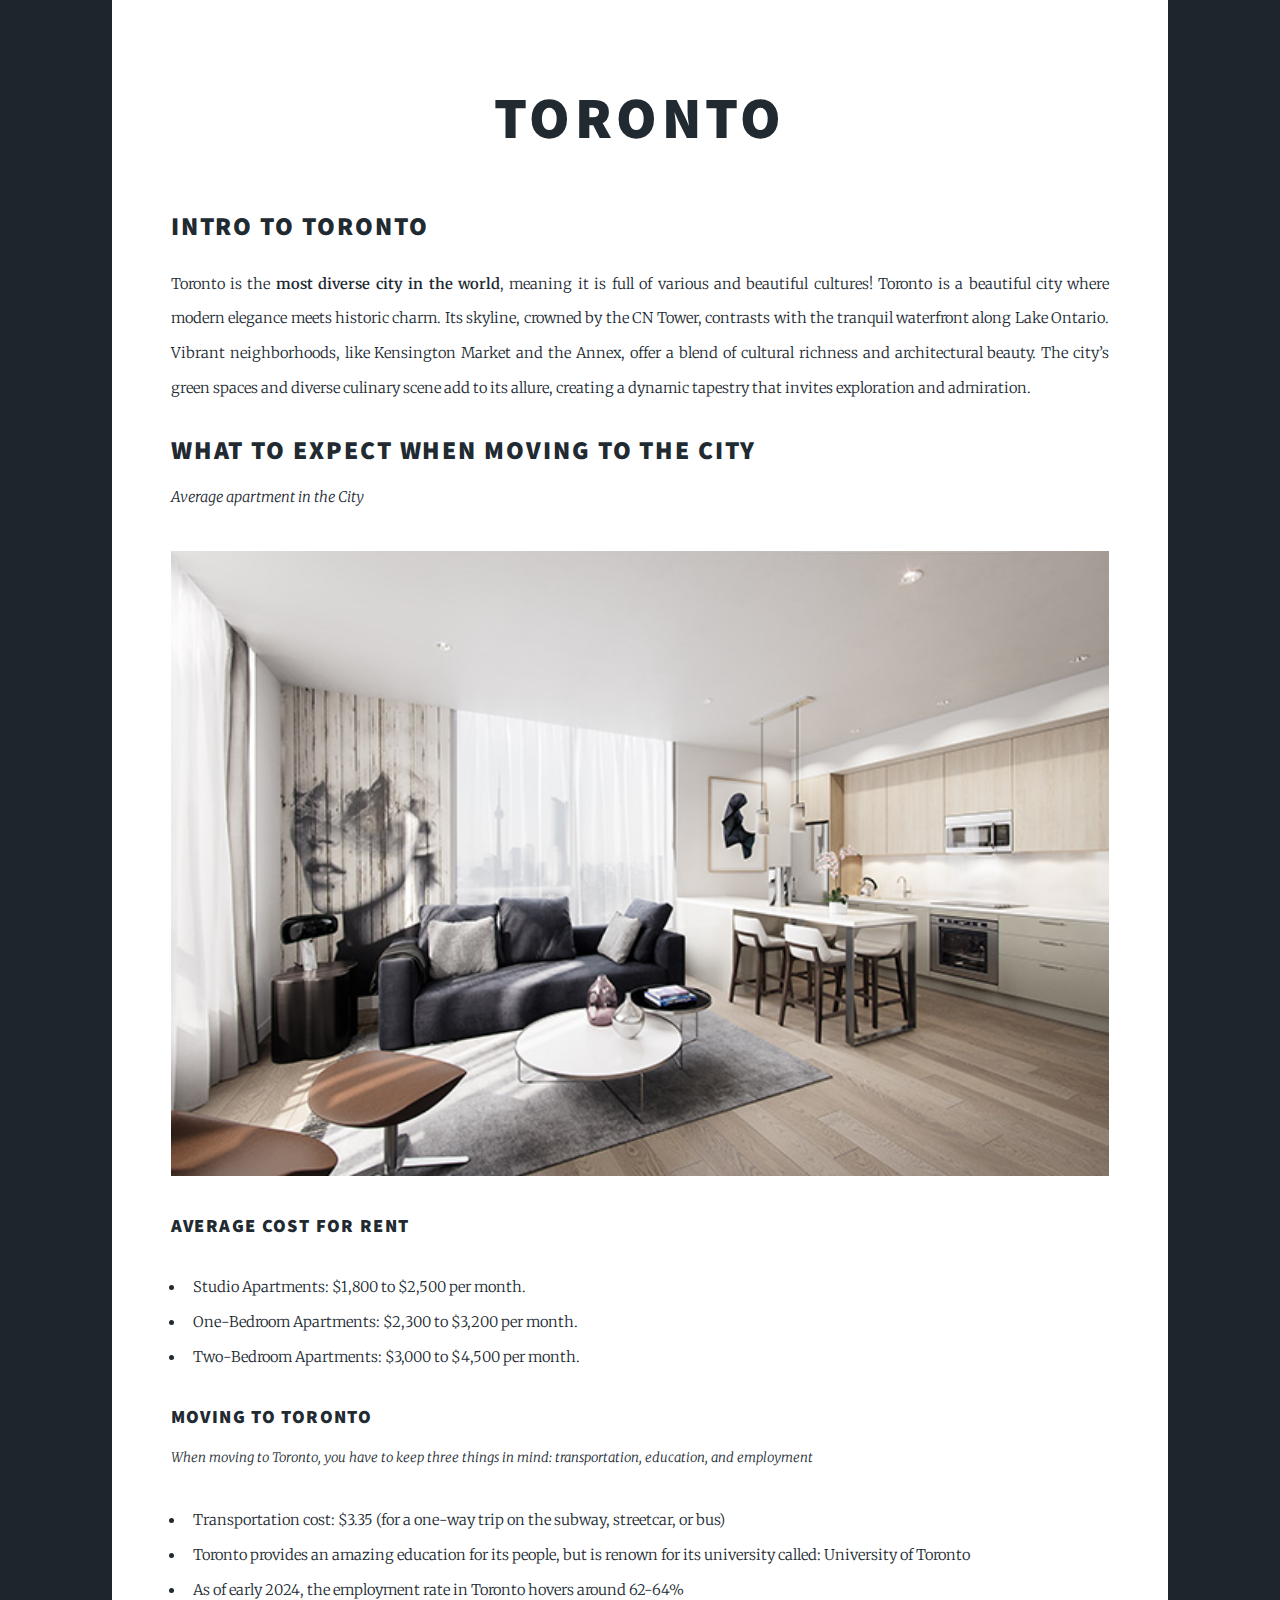
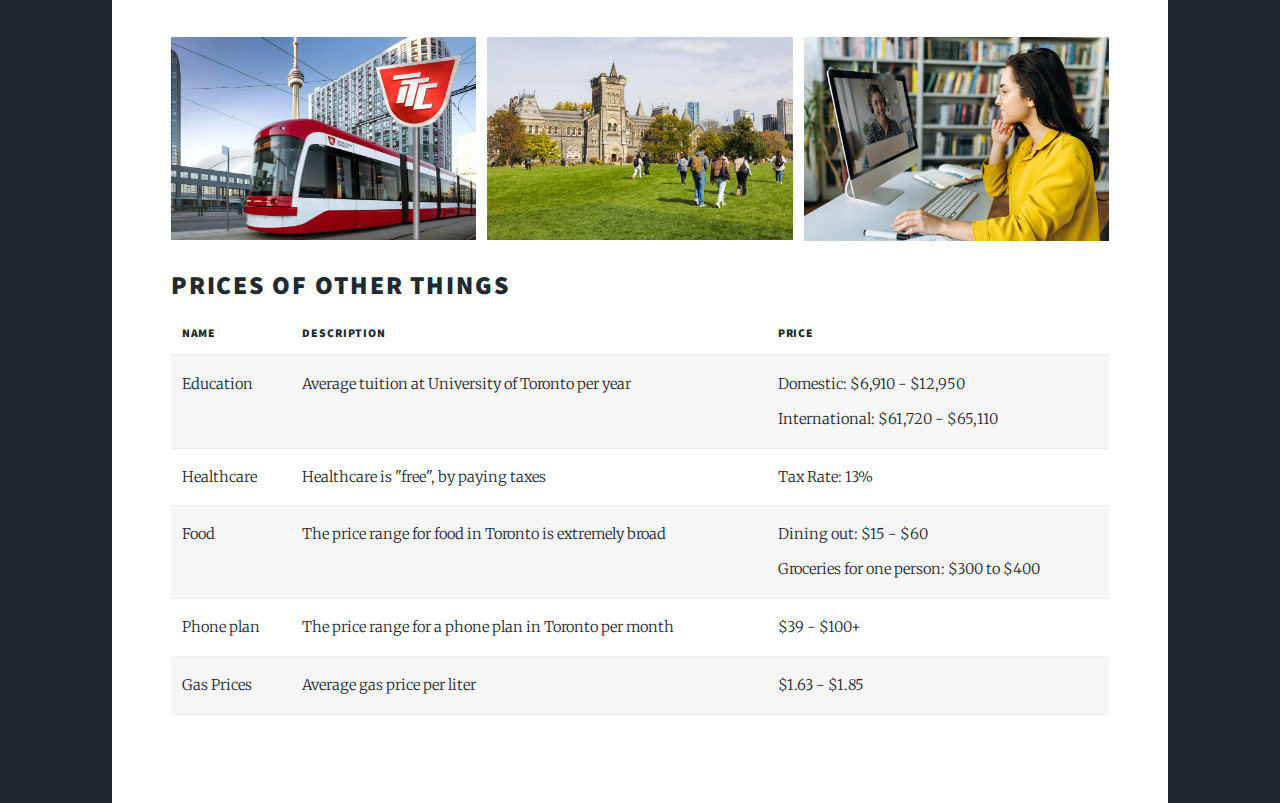
<file: blog2.html>
<!DOCTYPE html>
<html>

<head>
    <meta charset="utf-8" />
    <meta name="viewport" content="width=device-width, initial-scale=1, user-scalable=no" />
    <link rel="stylesheet" href="assets/css/main.css" />
    <noscript><link rel="stylesheet" href="assets/css/noscript.css" /></noscript>
</head>

<div id="main">

    <!-- Post -->
    <section class="post">
        <header class="major">
            <h1>Toronto</h1>
        </header>

        <!-- Text stuff -->
        <h2>Intro to Toronto</h2>
        <p>Toronto is the <b>most diverse city in the world</b>, meaning it is full of various and beautiful cultures!
        Toronto is a beautiful city where modern elegance meets historic charm. Its skyline, crowned by the CN Tower, contrasts with the tranquil waterfront along Lake Ontario. Vibrant neighborhoods, like Kensington Market and the Annex, offer a blend of cultural richness and architectural beauty. The city’s green spaces and diverse culinary scene add to its allure, creating a dynamic tapestry that invites exploration and admiration.
        </p>
        <header>
            <h2>What to expect when moving to the city</h2>
            <p>Average apartment in the City</p>
        </header>

        <!-- Image -->
        <span class="image fit"><img src="Apartmwnt.png" alt="toronto apt" /></span>

        <h3>Average Cost for Rent</h3>
        <p>
        <ul>
            <li>Studio Apartments: $1,800 to $2,500 per month.</li>
            <li>One-Bedroom Apartments: $2,300 to $3,200 per month.</li>
            <li>Two-Bedroom Apartments: $3,000 to $4,500 per month.</li>
        </ul>
        </p>
        <header>
            <h3>Moving To Toronto</h3>
            <p>When moving to Toronto, you have to keep three things in mind: transportation, education, and employment</p>
        </header>
        <p>
            <ul>
                <li>Transportation cost: $3.35 (for a one-way trip on the subway, streetcar, or bus)</li>
                <li>Toronto provides an amazing education for its people, but is renown for its university called: University of Toronto</li>
                <li>As of early 2024, the employment rate in Toronto hovers around 62-64%</li>
            </ul>
        </p>
        <div class="box alt">
            <div class="row gtr-50 gtr-uniform">
                <div class="col-4"><span class="image fit"><img src="ttc.png" alt="" /></span></div>
                <div class="col-4"><span class="image fit"><img src="uoft.png" alt="" /></span></div>
                <div class="col-4"><span class="image fit"><img src="working.png" alt="" /></span></div>
        </div>
        </div>

        <!-- Table -->
        <h2>Prices of Other Things</h2>
        
        <div class="table-wrapper">
            <table>
                <thead>
                    <tr>
                        <th>Name</th>
                        <th>Description</th>
                        <th>Price</th>
                    </tr>
                </thead>
                <tbody>
                    <tr>
                        <td>Education</td>
                        <td>Average tuition at University of Toronto per year</td>
                        <td>Domestic: $6,910 - $12,950<br>
                            International: $61,720 - $65,110</td>
                    </tr>
                    <tr>
                        <td>Healthcare</td>
                        <td>Healthcare is "free", by paying taxes</td>
                        <td>Tax Rate: 13%</td>
                    </tr>
                    <tr>
                        <td>Food</td>
                        <td>The price range for food in Toronto is extremely broad</td>
                        <td>Dining out: $15 - $60<br>
                            Groceries for one person: $300 to $400</td>
                    </tr>
                    <tr>
                        <td>Phone plan</td>
                        <td>The price range for a phone plan in Toronto per month</td>
                        <td>$39 - $100+</td>
                    </tr>
                    <tr>
                        <td>Gas Prices</td>
                        <td>Average gas price per liter</td>
                        <td>$1.63 - $1.85</td>
                    </tr>
                </tbody>
                <tfoot>
                </tfoot>
            </table>
        </div>

    </html>
</file>
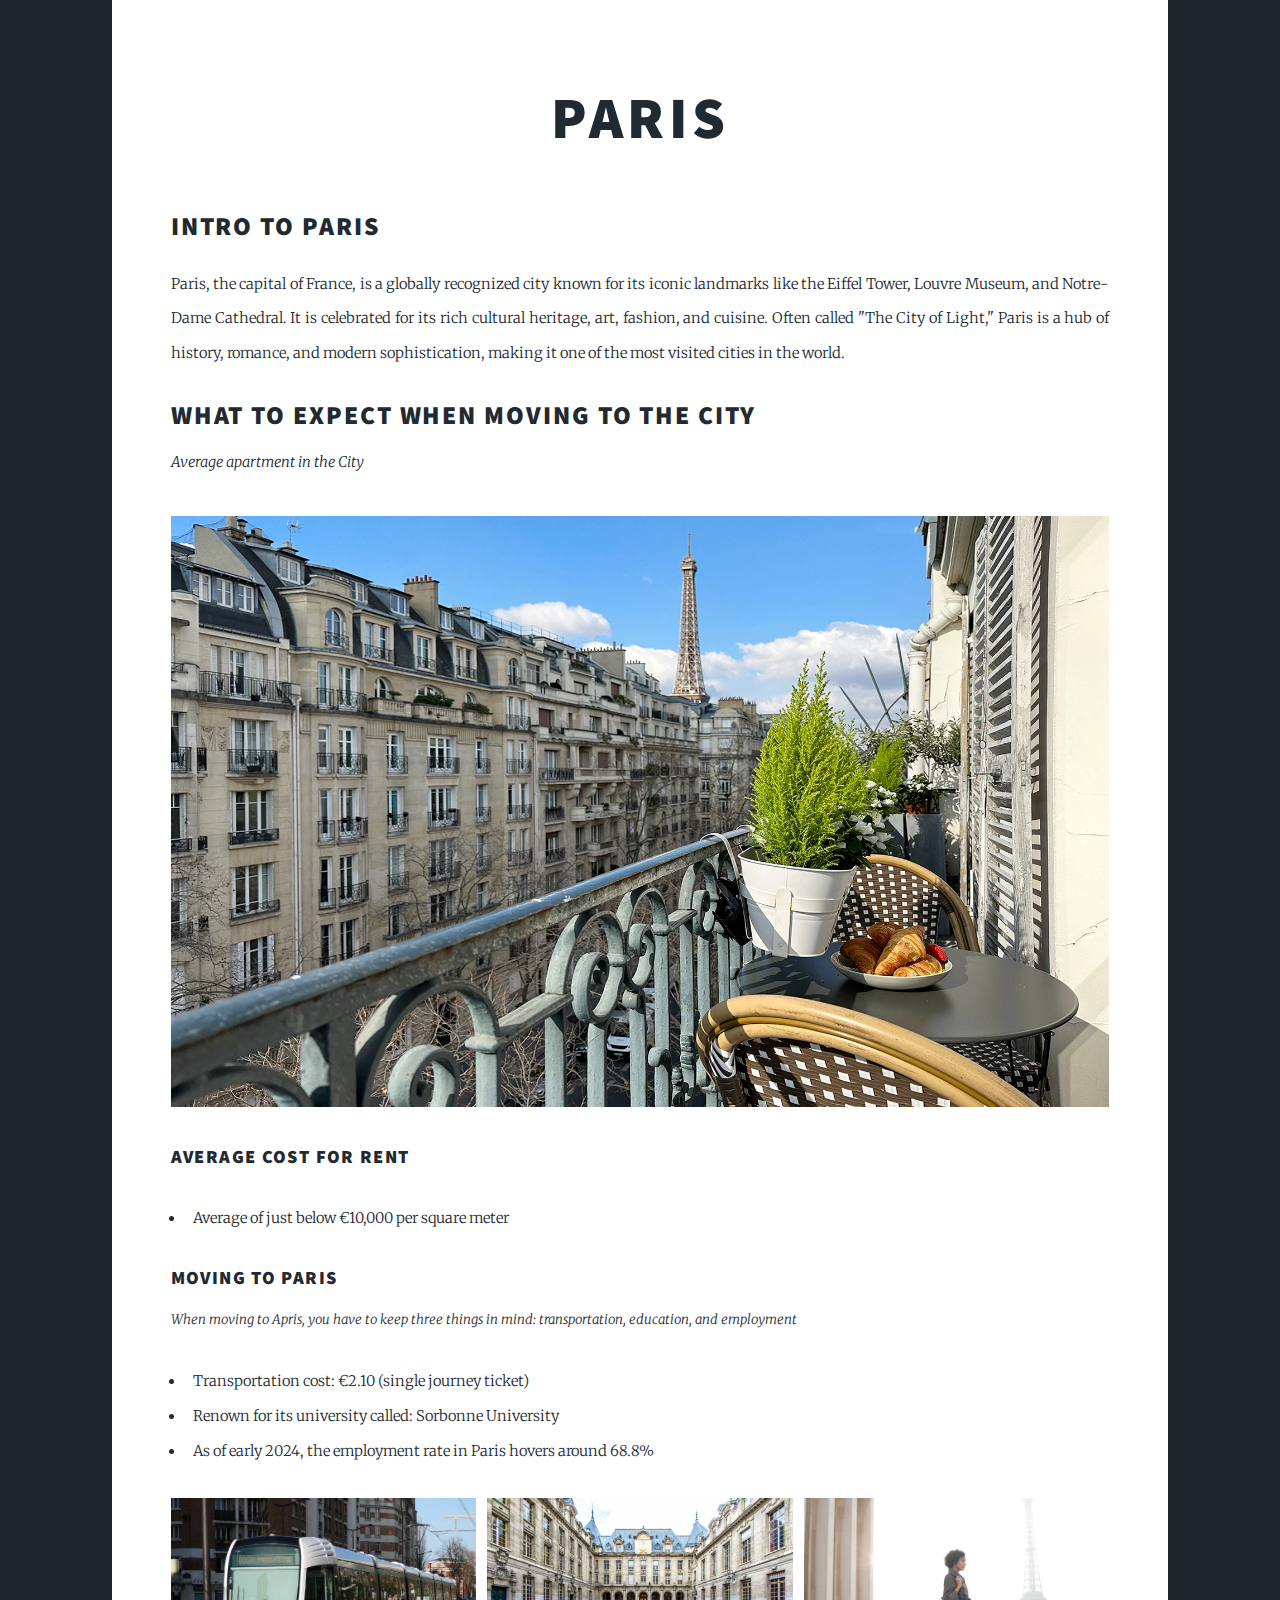
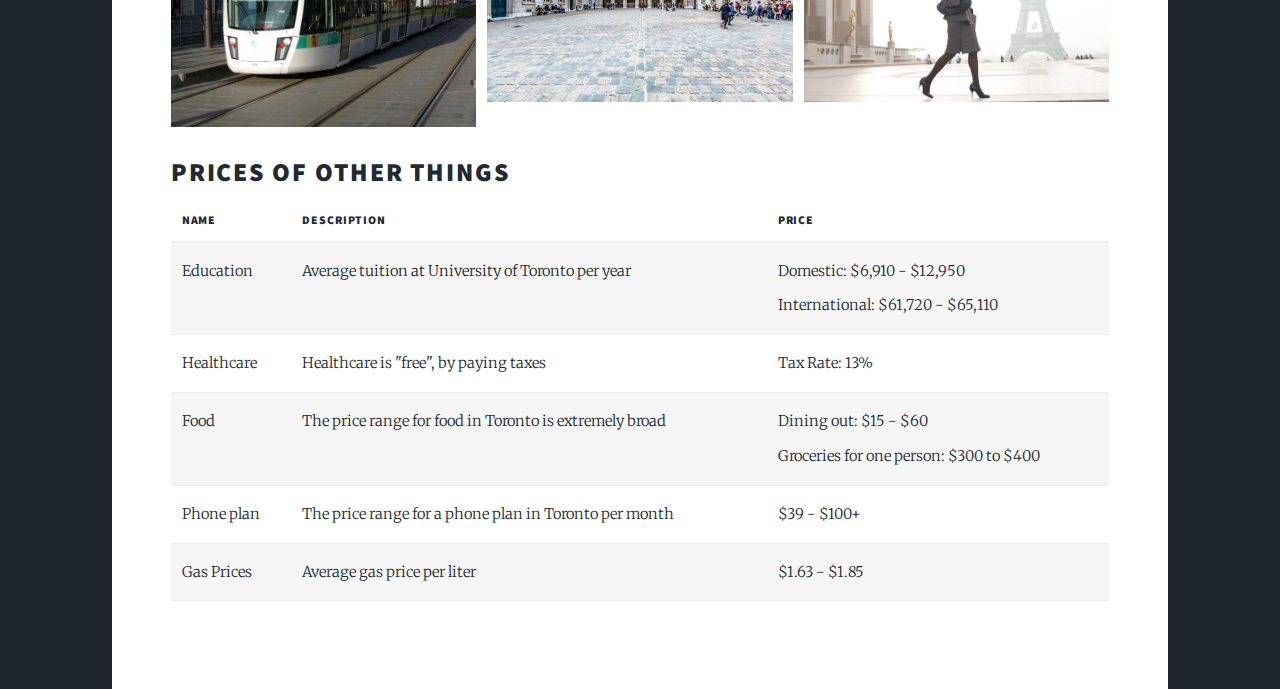
<file: blog3.html>
<!DOCTYPE html>
<html>

<head>
    <meta charset="utf-8" />
    <meta name="viewport" content="width=device-width, initial-scale=1, user-scalable=no" />
    <link rel="stylesheet" href="assets/css/main.css" />
    <noscript><link rel="stylesheet" href="assets/css/noscript.css" /></noscript>
</head>

<div id="main">

    <!-- Post -->
    <section class="post">
        <header class="major">
            <h1>Paris</h1>
        </header>

        <!-- Text stuff -->
        <h2>Intro to Paris</h2>
        <p>Paris, the capital of France, is a globally recognized city known for its iconic landmarks
             like the Eiffel Tower, Louvre Museum, and Notre-Dame Cathedral. It is celebrated for 
             its rich cultural heritage, art, fashion, and cuisine. Often called "The City of Light," 
             Paris is a hub of history, romance, and modern sophistication, making it one of the most 
             visited cities in the world.</p>
        <header>
            <h2>What to expect when moving to the city</h2>
            <p>Average apartment in the City</p>
        </header>

        <!-- Image -->
        <span class="image fit"><img src="parisapt.png" alt="toronto apt" /></span>

        <h3>Average Cost for Rent</h3>
        <p>
        <ul>
            <li>Average of just below €10,000 per square meter</li>
        </ul>
        </p>
        <header>
            <h3>Moving To Paris</h3>
            <p>When moving to Apris, you have to keep three things in mind: transportation, education, and employment</p>
        </header>
        <p>
            <ul>
                <li>Transportation cost: €2.10 (single journey ticket)</li>
                <li>Renown for its university called: Sorbonne University</li>
                <li>As of early 2024, the employment rate in Paris hovers around 68.8%</li>
            </ul>
        </p>
        <div class="box alt">
            <div class="row gtr-50 gtr-uniform">
                <div class="col-4"><span class="image fit"><img src="paristtc.png" alt="" /></span></div>
                <div class="col-4"><span class="image fit"><img src="sorbonne.png" alt="" /></span></div>
                <div class="col-4"><span class="image fit"><img src="parisworking.png" alt="" /></span></div>
        </div>
        </div>

        <!-- Table -->
        <h2>Prices of Other Things</h2>
        
        <div class="table-wrapper">
            <table>
                <thead>
                    <tr>
                        <th>Name</th>
                        <th>Description</th>
                        <th>Price</th>
                    </tr>
                </thead>
                <tbody>
                    <tr>
                        <td>Education</td>
                        <td>Average tuition at University of Toronto per year</td>
                        <td>Domestic: $6,910 - $12,950<br>
                            International: $61,720 - $65,110</td>
                    </tr>
                    <tr>
                        <td>Healthcare</td>
                        <td>Healthcare is "free", by paying taxes</td>
                        <td>Tax Rate: 13%</td>
                    </tr>
                    <tr>
                        <td>Food</td>
                        <td>The price range for food in Toronto is extremely broad</td>
                        <td>Dining out: $15 - $60<br>
                            Groceries for one person: $300 to $400</td>
                    </tr>
                    <tr>
                        <td>Phone plan</td>
                        <td>The price range for a phone plan in Toronto per month</td>
                        <td>$39 - $100+</td>
                    </tr>
                    <tr>
                        <td>Gas Prices</td>
                        <td>Average gas price per liter</td>
                        <td>$1.63 - $1.85</td>
                    </tr>
                </tbody>
                <tfoot>
                </tfoot>
            </table>
        </div>

    </html>
</file>
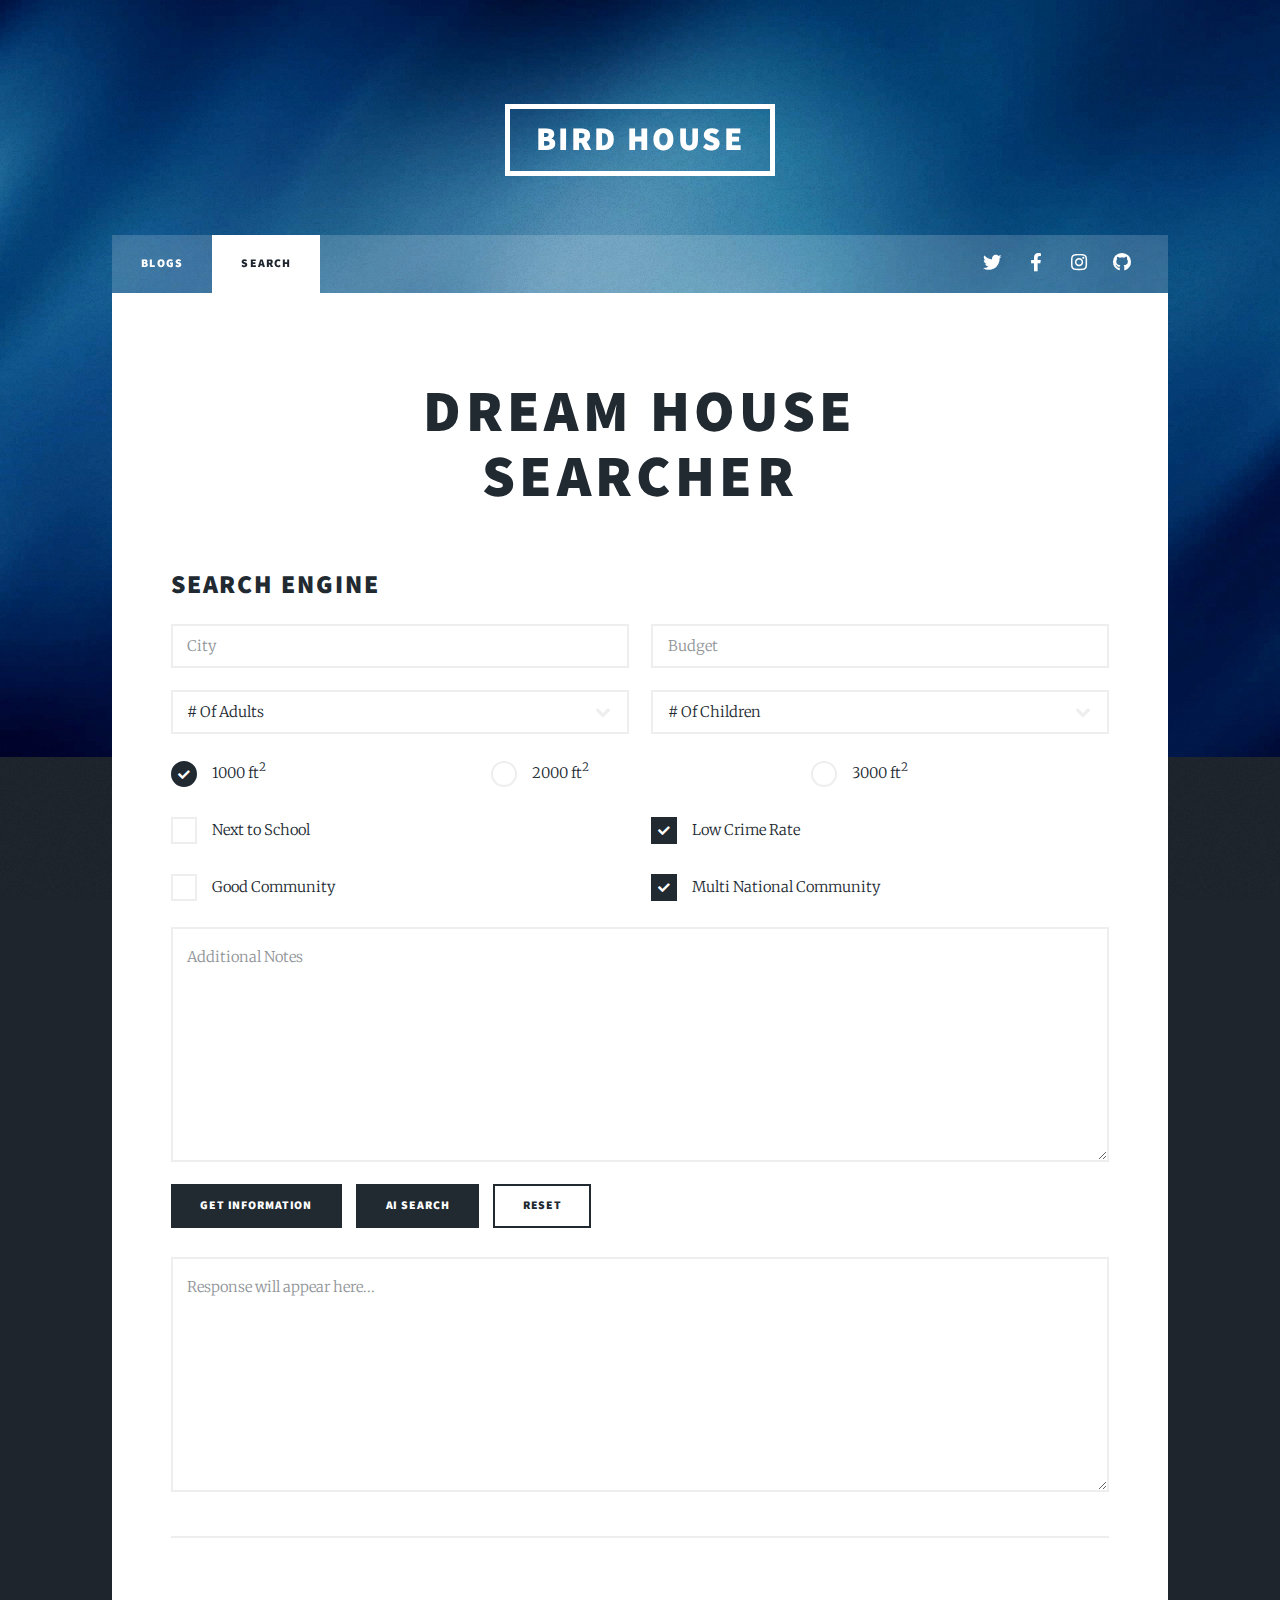
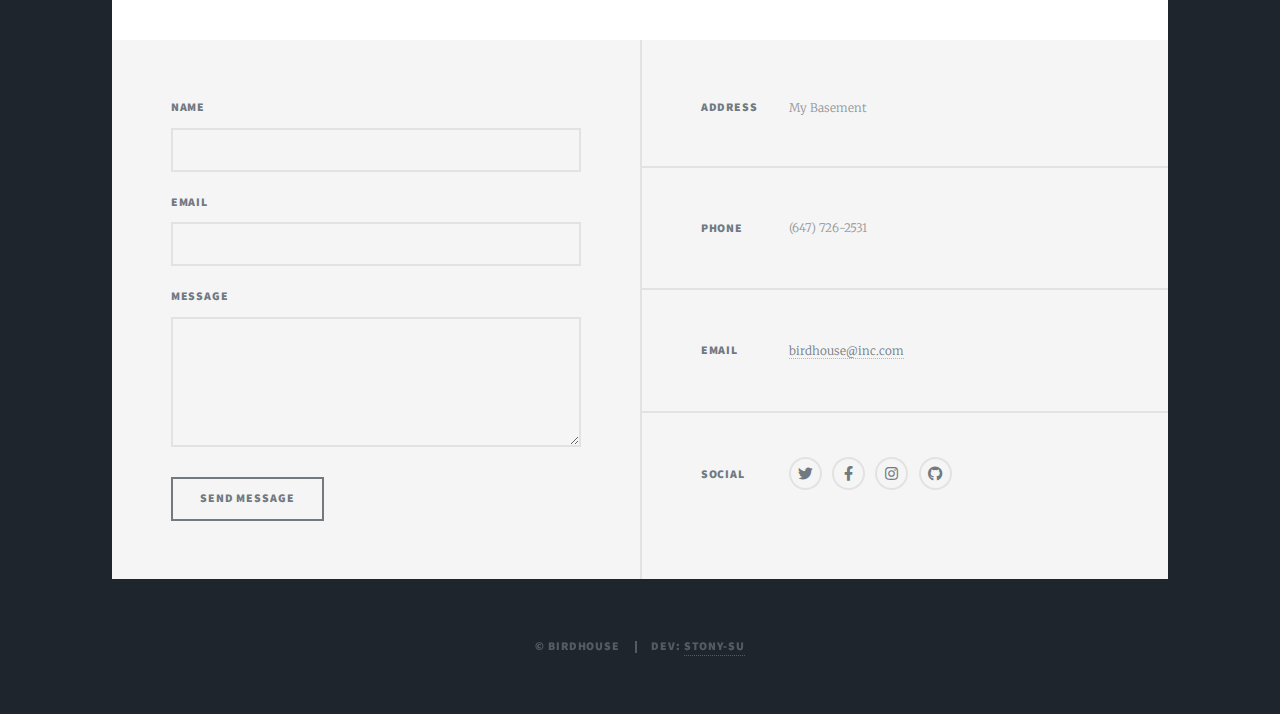
<file: elements.html>
<!DOCTYPE HTML>
<!--
	Massively by HTML5 UP
	html5up.net | @ajlkn
	Free for personal and commercial use under the CCA 3.0 license (html5up.net/license)
-->
<html>
	<head>
		<title>Elements Reference - Massively by HTML5 UP</title>
		<meta charset="utf-8" />
		<meta name="viewport" content="width=device-width, initial-scale=1, user-scalable=no" />
		<link rel="stylesheet" href="assets/css/main.css" />
		<noscript><link rel="stylesheet" href="assets/css/noscript.css" /></noscript>
	</head>
	<body class="is-preload">

		<!-- Wrapper -->
			<div id="wrapper">

				<!-- Header -->
					<header id="header">
						<a href="index.html" class="logo">Bird House</a>
					</header>

				<!-- Nav -->
					<nav id="nav">
						<ul class="links">
							<li><a href="index.html">Blogs</a></li>
							<li class="active"><a href="elements.html">Search</a></li>
						</ul>
						<ul class="icons">
							<li><a href="#" class="icon brands fa-twitter"><span class="label">Twitter</span></a></li>
							<li><a href="#" class="icon brands fa-facebook-f"><span class="label">Facebook</span></a></li>
							<li><a href="#" class="icon brands fa-instagram"><span class="label">Instagram</span></a></li>
							<li><a href="#" class="icon brands fa-github"><span class="label">GitHub</span></a></li>
						</ul>
					</nav>

				<!-- Main -->
					<div id="main">

						<!-- Post -->
							<section class="post">
								<header class="major">
									<h1>Dream House<br/>
									Searcher</h1>
								</header>


								<!-- Form -->
									<h2>Search Engine</h2>

									<form method="post" action="#" id="chat-form">
										<div class="row gtr-uniform">
											<div class="col-6 col-12-xsmall">
												<input type="text" name="city" id="city" value="" placeholder="City" />
											</div>
											<div class="col-6 col-12-xsmall">
												<input type="text" name="budget" id="budget" value="" placeholder="Budget" />
											</div>
											<!-- Break -->
											<div class="col-6 col-12-xsmall">
												<select name="adults" id="adults">
													<option value=""># Of Adults</option>
													<option value="1">1</option>
													<option value="2">2</option>
													<option value="3">3</option>
													<option value="4">4</option>
												</select>
											</div>
											<div class="col-6 col-12-xsmall">
												<select name="children" id="children">
													<option value=""># Of Children</option>
													<option value="1">1</option>
													<option value="2">2</option>
													<option value="3">3</option>
													<option value="4">4</option>
												</select>
											</div>
											<!-- Break -->
											<div class="col-4 col-12-small">
												<input type="radio" id="priority-low" name="priority" value="1000 ft²" checked>
												<label for="priority-low">1000 ft<sup>2</sup></label>
											</div>
											<div class="col-4 col-12-small">
												<input type="radio" id="priority-normal" name="priority" value="2000 ft²">
												<label for="priority-normal">2000 ft<sup>2</sup></label>
											</div>
											<div class="col-4 col-12-small">
												<input type="radio" id="priority-high" name="priority" value="3000 ft²">
												<label for="priority-high">3000 ft<sup>2</sup></label>
											</div>
											<!-- Break -->
											<div class="col-6 col-12-small">
												<input type="checkbox" id="school" name="school">
												<label for="school">Next to School</label>
											</div>
											<div class="col-6 col-12-small">
												<input type="checkbox" id="crime" name="crime" checked>
												<label for="crime">Low Crime Rate</label>
											</div>
											<!-- Break -->
											<div class="col-6 col-12-small">
												<input type="checkbox" id="community-good" name="community-good">
												<label for="community-good">Good Community</label>
											</div>
											<div class="col-6 col-12-small">
												<input type="checkbox" id="community-multi" name="community-multi" checked>
												<label for="community-multi">Multi National Community</label>
											</div>
											<!-- Break -->
											<div class="col-12">
												<textarea name="message" id="message" placeholder="Additional Notes" rows="6"></textarea>
											</div>
											<!-- Break -->
											<div class="col-12">
												<ul class="actions">
													<li><input type="button" id="redirectButton" value="Get Information" class="primary" /></li>
													<li><button type="submit" class="primary" data-action="submit">AI Search</button></li>
													<li><input type="reset" value="Reset" /></li>
												</ul>
											</div>
										</div>
									</form>
									<textarea id="response" rows="6" placeholder="Response will appear here..."></textarea> 
									<hr />

							</section>

					</div>

				<!-- Footer -->
					<footer id="footer">
						<section>
							<form method="post" action="#">
								<div class="fields">
									<div class="field">
										<label for="name">Name</label>
										<input type="text" name="name" id="name" />
									</div>
									<div class="field">
										<label for="email">Email</label>
										<input type="text" name="email" id="email" />
									</div>
									<div class="field">
										<label for="message">Message</label>
										<textarea name="message" id="message" rows="3"></textarea>
									</div>
								</div>
								<ul class="actions">
									<li><input type="submit" value="Send Message" /></li>
								</ul>
							</form>
						</section>
						<section class="split contact">
							<section class="alt">
								<h3>Address</h3>
								<p>My Basement<br />
								</p>
							</section>
							<section>
								<h3>Phone</h3>
								<p>(647) 726-2531</p>
							</section>
							<section>
								<h3>Email</h3>
								<p><a href="mailto:birdhouse@inc.com">birdhouse@inc.com</a></p>
							</section>
							<section>
								<h3>Social</h3>
								<ul class="icons alt">
									<li><a href="#" class="icon brands alt fa-twitter"><span class="label">Twitter</span></a></li>
									<li><a href="#" class="icon brands alt fa-facebook-f"><span class="label">Facebook</span></a></li>
									<li><a href="#" class="icon brands alt fa-instagram"><span class="label">Instagram</span></a></li>
									<li><a href="#" class="icon brands alt fa-github"><span class="label">GitHub</span></a></li>
								</ul>
							</section>
						</section>
					</footer>

				<!-- Copyright -->
				<div id="copyright">
					<ul><li>&copy; BirdHouse</li><li>Dev: <a href="https://github.com/stony-su">Stony-Su</a></li></ul>
				</div>
			</div>

		<!-- Scripts -->
			<script src="assets/js/jquery.min.js"></script>
			<script src="assets/js/jquery.scrollex.min.js"></script>
			<script src="assets/js/jquery.scrolly.min.js"></script>
			<script src="assets/js/browser.min.js"></script>
			<script src="assets/js/breakpoints.min.js"></script>
			<script src="assets/js/util.js"></script>
			<script src="assets/js/main.js"></script>
			<script src="assets/js/search.js"></script>
			<script src="assets/js/openai.js"></script>
	</body>
</html>
</file>
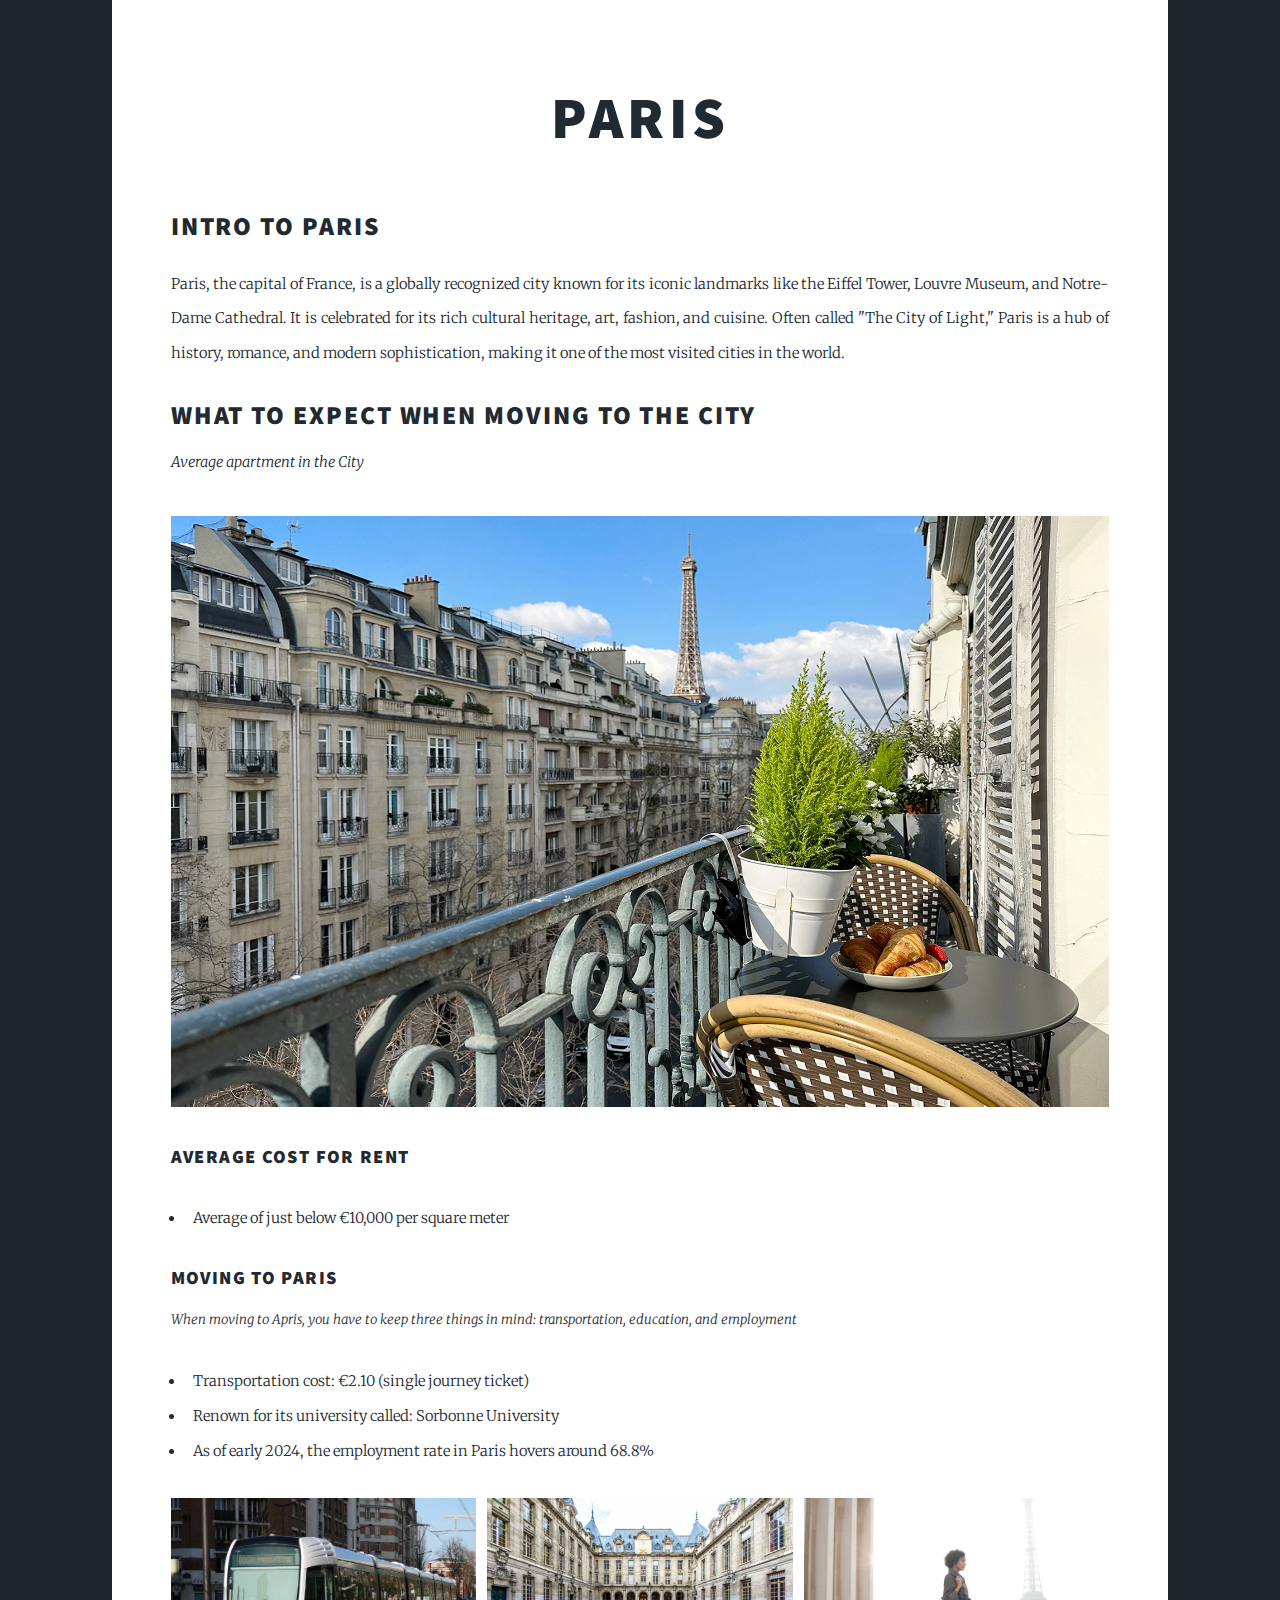
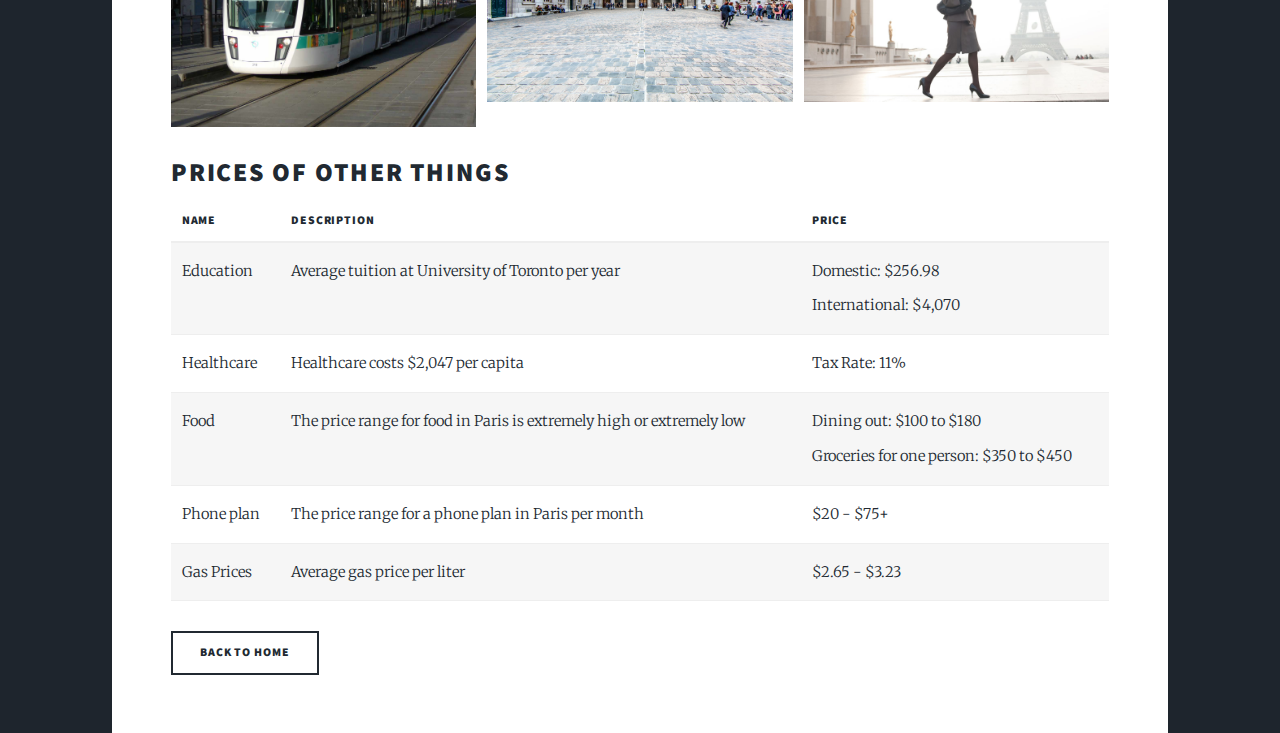
<file: Paris.html>
<!DOCTYPE html>
<html>

<head>
    <meta charset="utf-8" />
    <meta name="viewport" content="width=device-width, initial-scale=1, user-scalable=no" />
    <link rel="stylesheet" href="assets/css/main.css" />
    <noscript><link rel="stylesheet" href="assets/css/noscript.css" /></noscript>
</head>

<div id="main">

    <!-- Post -->
    <section class="post">
        <header class="major">
            <h1>Paris</h1>
        </header>

        <!-- Text stuff -->
        <h2>Intro to Paris</h2>
        <p>Paris, the capital of France, is a globally recognized city known for its iconic landmarks
             like the Eiffel Tower, Louvre Museum, and Notre-Dame Cathedral. It is celebrated for 
             its rich cultural heritage, art, fashion, and cuisine. Often called "The City of Light," 
             Paris is a hub of history, romance, and modern sophistication, making it one of the most 
             visited cities in the world.</p>
        <header>
            <h2>What to expect when moving to the city</h2>
            <p>Average apartment in the City</p>
        </header>

        <!-- Image -->
        <span class="image fit"><img src="parisapt.png" alt="toronto apt" /></span>

        <h3>Average Cost for Rent</h3>
        <p>
        <ul>
            <li>Average of just below €10,000 per square meter</li>
        </ul>
        </p>
        <header>
            <h3>Moving To Paris</h3>
            <p>When moving to Apris, you have to keep three things in mind: transportation, education, and employment</p>
        </header>
        <p>
            <ul>
                <li>Transportation cost: €2.10 (single journey ticket)</li>
                <li>Renown for its university called: Sorbonne University</li>
                <li>As of early 2024, the employment rate in Paris hovers around 68.8%</li>
            </ul>
        </p>
        <div class="box alt">
            <div class="row gtr-50 gtr-uniform">
                <div class="col-4"><span class="image fit"><img src="paristtc.png" alt="" /></span></div>
                <div class="col-4"><span class="image fit"><img src="sorbonne.png" alt="" /></span></div>
                <div class="col-4"><span class="image fit"><img src="parisworking.png" alt="" /></span></div>
        </div>
        </div>

        <!-- Table -->
        <h2>Prices of Other Things</h2>
        
        <div class="table-wrapper">
            <table>
                <thead>
                    <tr>
                        <th>Name</th>
                        <th>Description</th>
                        <th>Price</th>
                    </tr>
                </thead>
                <tbody>
                    <tr>
                        <td>Education</td>
                        <td>Average tuition at University of Toronto per year</td>
                        <td>Domestic: $256.98<br>
                            International: $4,070</td>
                    </tr>
                    <tr>
                        <td>Healthcare</td>
                        <td>Healthcare costs $2,047 per capita</td>
                        <td>Tax Rate: 11%</td>
                    </tr>
                    <tr>
                        <td>Food</td>
                        <td>The price range for food in Paris is extremely high or extremely low</td>
                        <td>Dining out: $100 to $180<br>
                            Groceries for one person: $350 to $450</td>
                    </tr>
                    <tr>
                        <td>Phone plan</td>
                        <td>The price range for a phone plan in Paris per month</td>
                        <td>$20 - $75+</td>
                    </tr>
                    <tr>
                        <td>Gas Prices</td>
                        <td>Average gas price per liter</td>
                        <td>$2.65 - $3.23</td>
                    </tr>
                </tbody>
                <tfoot>
                </tfoot>
            </table>
            <div>
                <a href="index.html" class="button">Back to Home</a>
            </div>
        </div>

    </html>
</file>
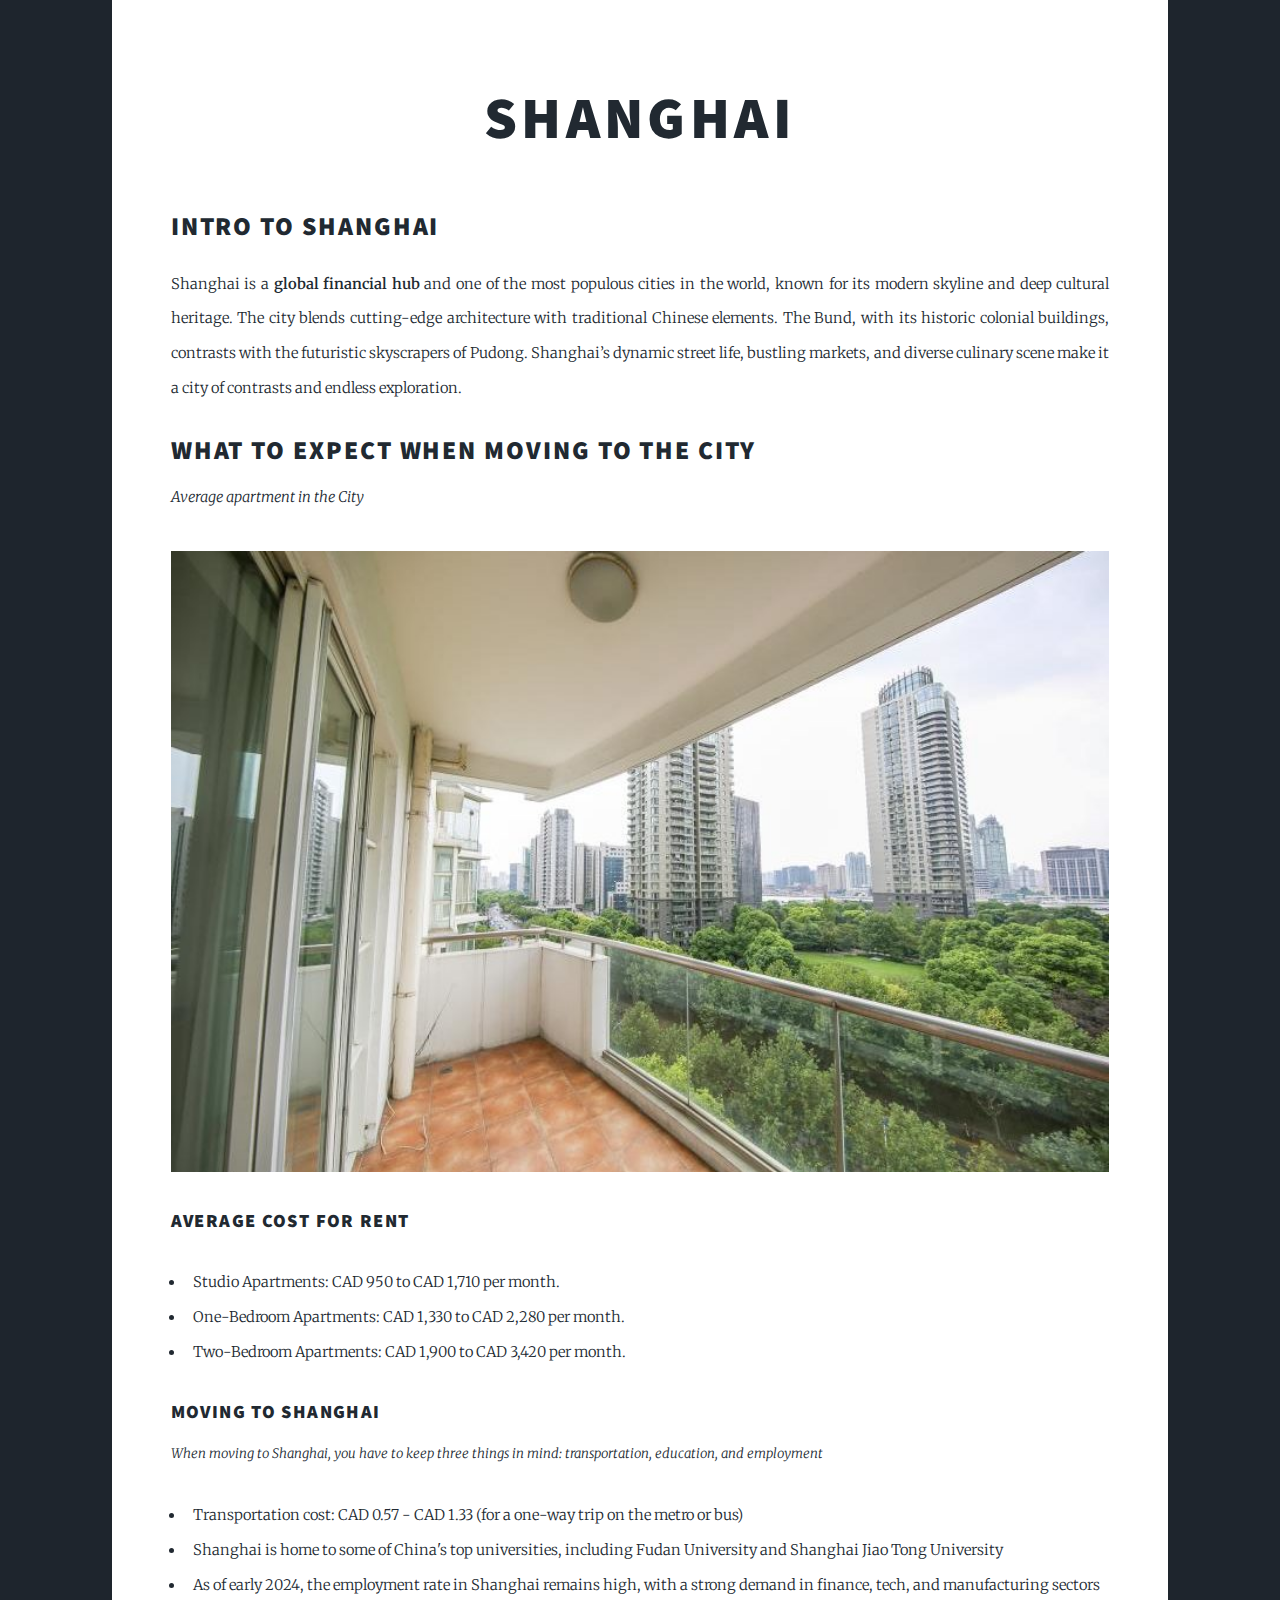
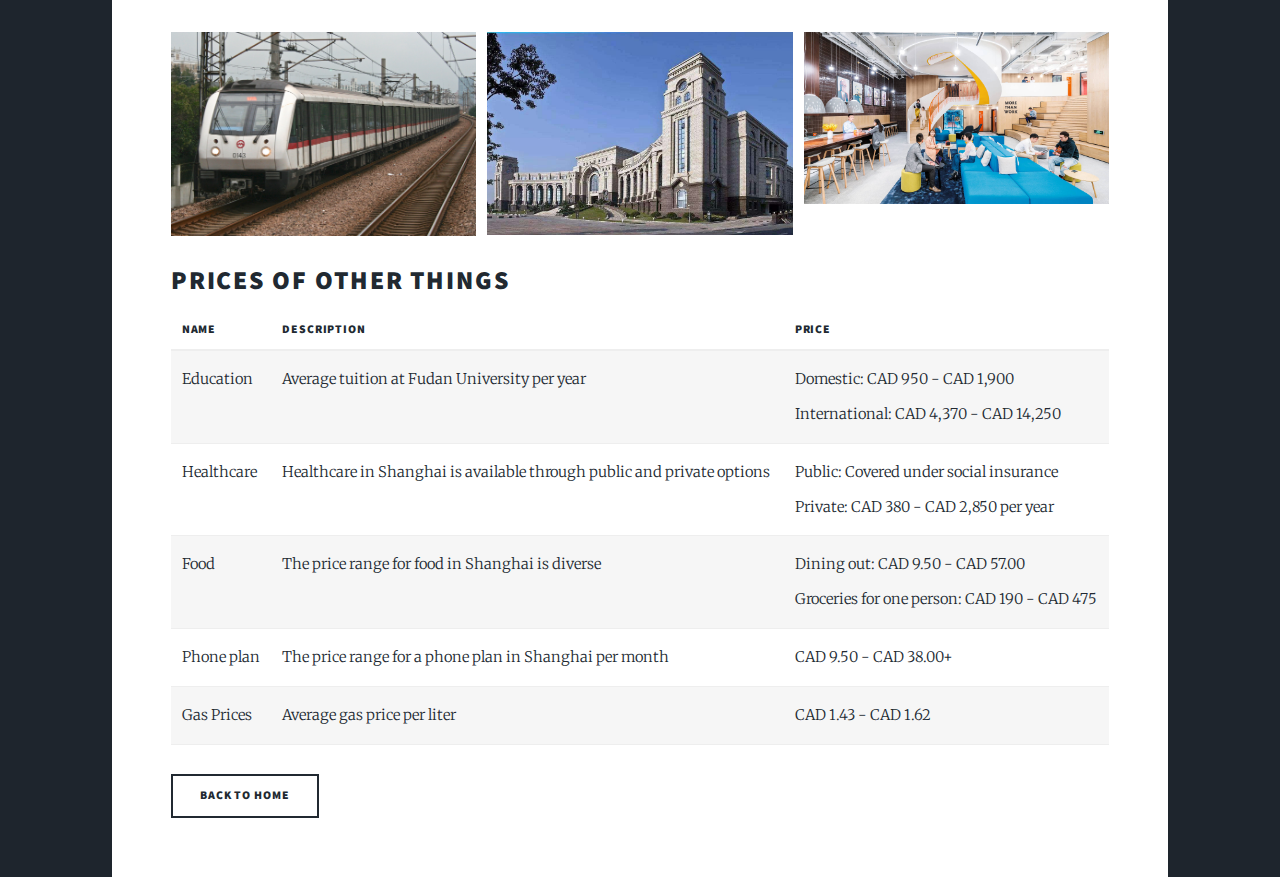
<file: shanghai.html>
<!DOCTYPE html>
<html>

<head>
    <meta charset="utf-8" />
    <meta name="viewport" content="width=device-width, initial-scale=1, user-scalable=no" />
    <link rel="stylesheet" href="assets/css/main.css" />
    <noscript><link rel="stylesheet" href="assets/css/noscript.css" /></noscript>
</head>

<div id="main">

    <!-- Post -->
    <section class="post">
        <header class="major">
            <h1>Shanghai</h1>
        </header>

        <!-- Text stuff -->
        <h2>Intro to Shanghai</h2>
        <p>Shanghai is a <b>global financial hub</b> and one of the most populous cities in the world, known for its modern skyline and deep cultural heritage.
        The city blends cutting-edge architecture with traditional Chinese elements. The Bund, with its historic colonial buildings, contrasts with the futuristic skyscrapers of Pudong. Shanghai’s dynamic street life, bustling markets, and diverse culinary scene make it a city of contrasts and endless exploration.
        </p>
        <header>
            <h2>What to expect when moving to the city</h2>
            <p>Average apartment in the City</p>
        </header>

        <!-- Image -->
        <span class="image fit"><img src="images/shanghai_apartment.jpg" alt="shanghai apt" /></span>

        <h3>Average Cost for Rent</h3>
        <p>
        <ul>
            <li>Studio Apartments: CAD 950 to CAD 1,710 per month.</li>
            <li>One-Bedroom Apartments: CAD 1,330 to CAD 2,280 per month.</li>
            <li>Two-Bedroom Apartments: CAD 1,900 to CAD 3,420 per month.</li>
        </ul>
        </p>
        <header>
            <h3>Moving To Shanghai</h3>
            <p>When moving to Shanghai, you have to keep three things in mind: transportation, education, and employment</p>
        </header>
        <p>
            <ul>
                <li>Transportation cost: CAD 0.57 - CAD 1.33 (for a one-way trip on the metro or bus)</li>
                <li>Shanghai is home to some of China's top universities, including Fudan University and Shanghai Jiao Tong University</li>
                <li>As of early 2024, the employment rate in Shanghai remains high, with a strong demand in finance, tech, and manufacturing sectors</li>
            </ul>
        </p>
        <div class="box alt">
            <div class="row gtr-50 gtr-uniform">
                <div class="col-4"><span class="image fit"><img src="images/shanghai_metro.jpg" alt="Shanghai Metro" /></span></div>
                <div class="col-4"><span class="image fit"><img src="images/fudan_university.jpg" alt="Fudan University" /></span></div>
                <div class="col-4"><span class="image fit"><img src="images/shanghai_work.jpg" alt="Working in Shanghai" /></span></div>
        </div>
        </div>

        <!-- Table -->
        <h2>Prices of Other Things</h2>
        
        <div class="table-wrapper">
            <table>
                <thead>
                    <tr>
                        <th>Name</th>
                        <th>Description</th>
                        <th>Price</th>
                    </tr>
                </thead>
                <tbody>
                    <tr>
                        <td>Education</td>
                        <td>Average tuition at Fudan University per year</td>
                        <td>Domestic: CAD 950 - CAD 1,900<br>
                            International: CAD 4,370 - CAD 14,250</td>
                    </tr>
                    <tr>
                        <td>Healthcare</td>
                        <td>Healthcare in Shanghai is available through public and private options</td>
                        <td>Public: Covered under social insurance<br>Private: CAD 380 - CAD 2,850 per year</td>
                    </tr>
                    <tr>
                        <td>Food</td>
                        <td>The price range for food in Shanghai is diverse</td>
                        <td>Dining out: CAD 9.50 - CAD 57.00<br>
                            Groceries for one person: CAD 190 - CAD 475</td>
                    </tr>
                    <tr>
                        <td>Phone plan</td>
                        <td>The price range for a phone plan in Shanghai per month</td>
                        <td>CAD 9.50 - CAD 38.00+</td>
                    </tr>
                    <tr>
                        <td>Gas Prices</td>
                        <td>Average gas price per liter</td>
                        <td>CAD 1.43 - CAD 1.62</td>
                    </tr>
                </tbody>
                <tfoot>
                </tfoot>
            </table>
            <div>
                <a href="index.html" class="button">Back to Home</a>
            </div>
        </div>

    </div>
</html>
</file>
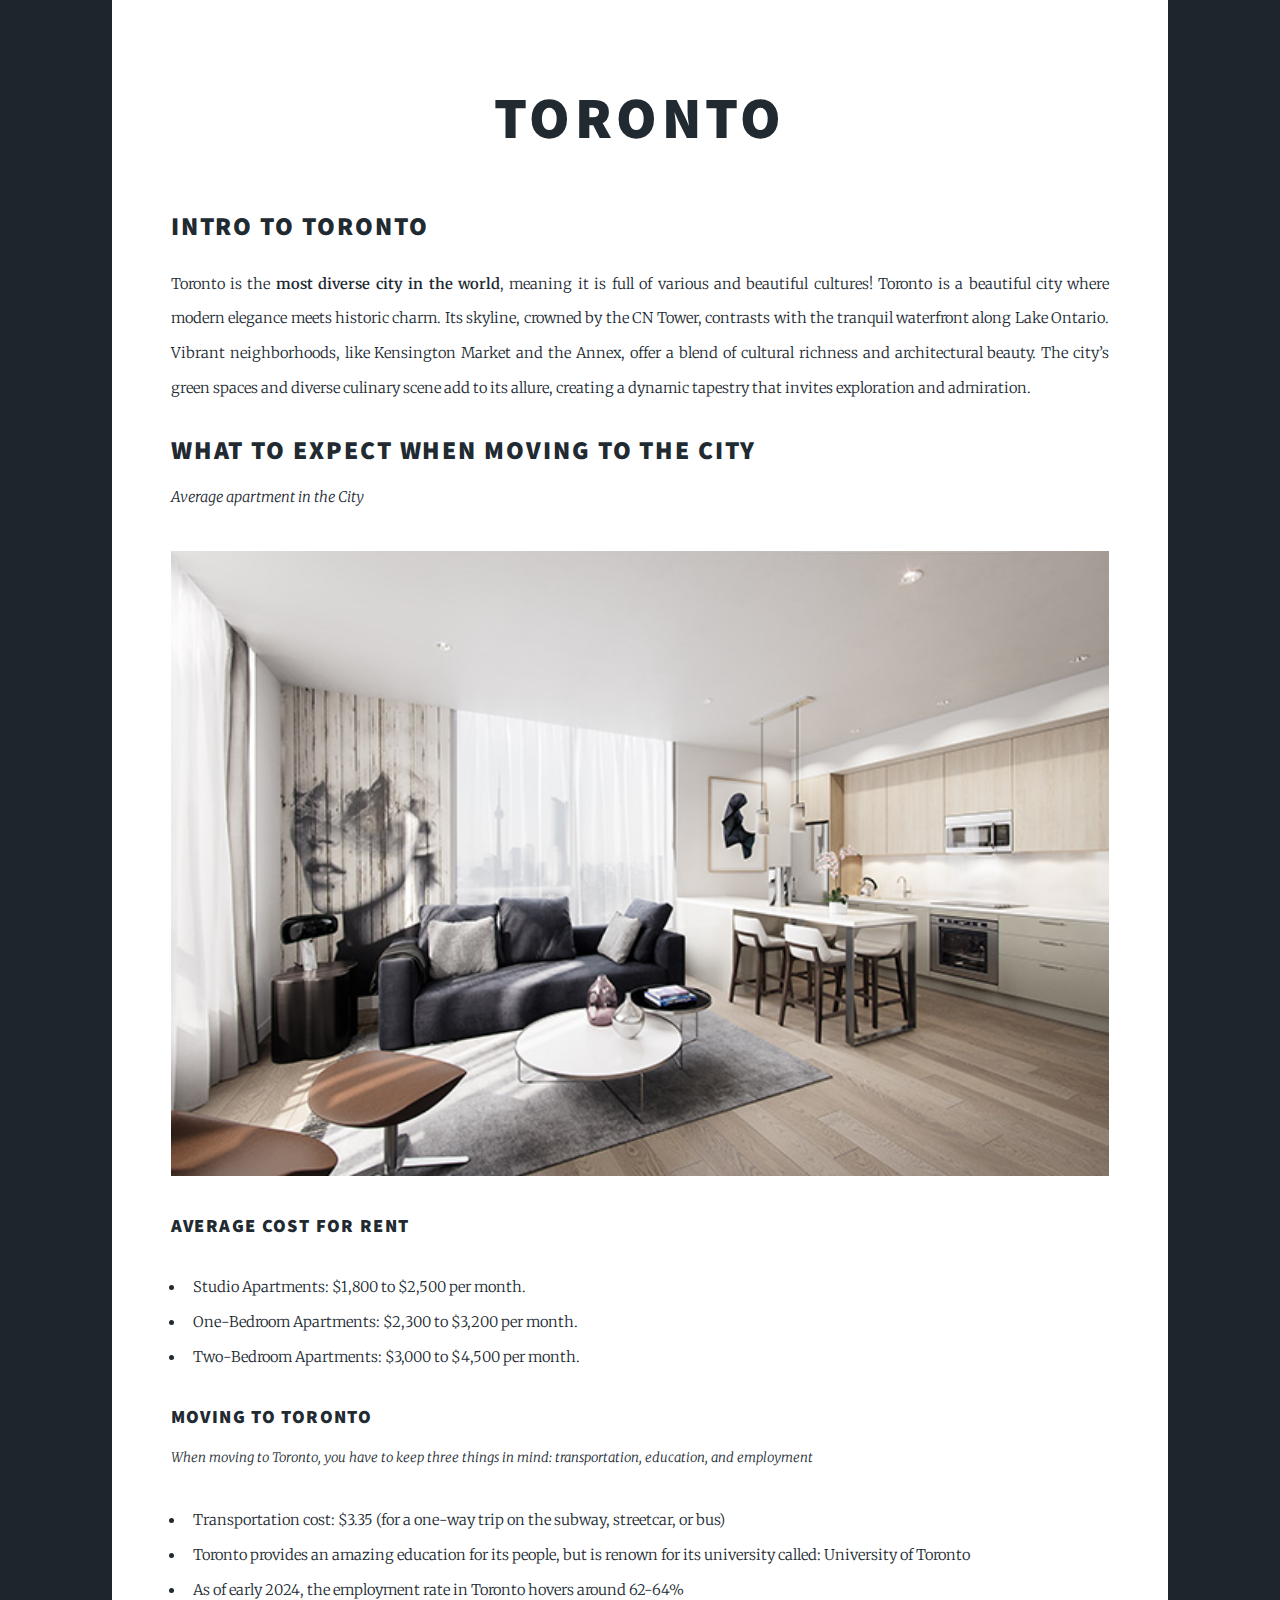
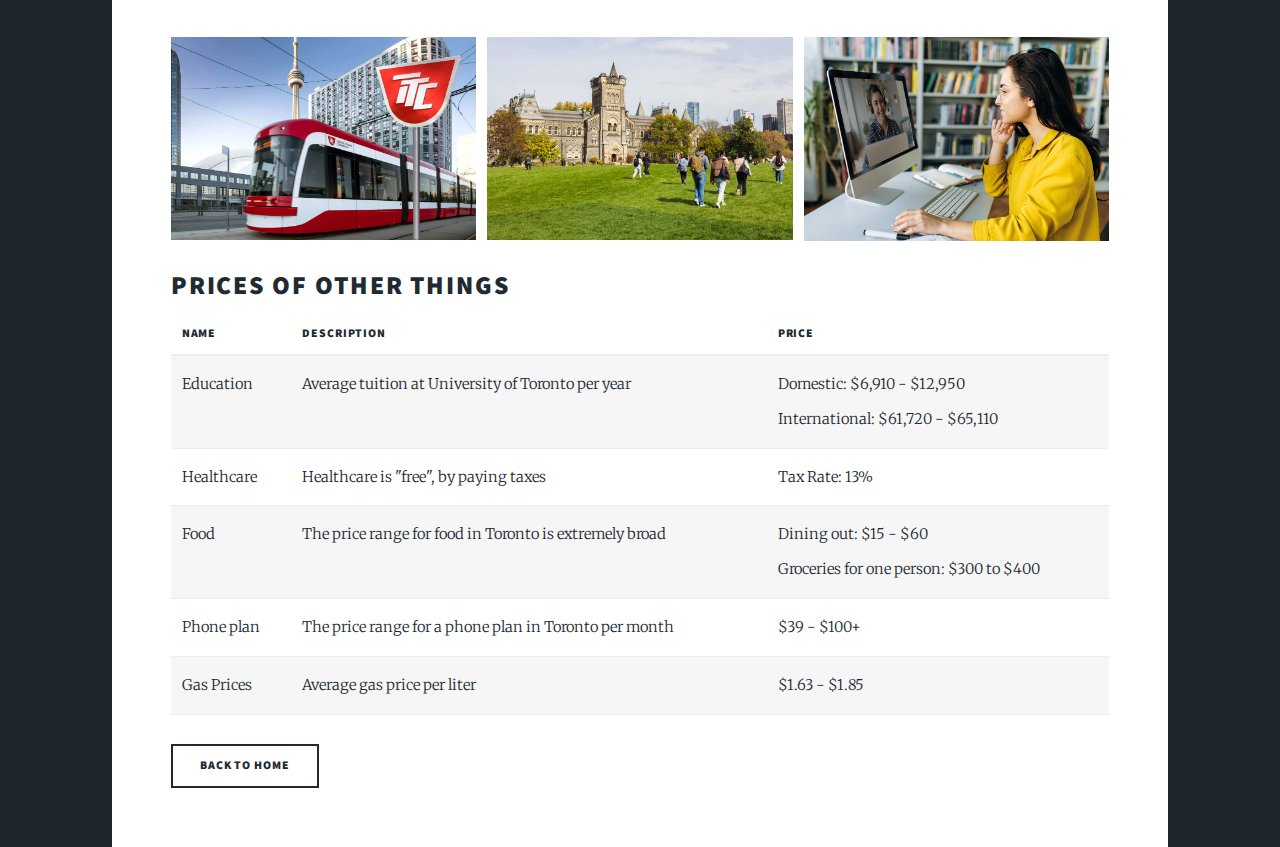
<file: Toronto.html>
<!DOCTYPE html>
<html>

<head>
    <meta charset="utf-8" />
    <meta name="viewport" content="width=device-width, initial-scale=1, user-scalable=no" />
    <link rel="stylesheet" href="assets/css/main.css" />
    <noscript><link rel="stylesheet" href="assets/css/noscript.css" /></noscript>
</head>

<div id="main">

    <!-- Post -->
    <section class="post">
        <header class="major">
            <h1>Toronto</h1>
        </header>

        <!-- Text stuff -->
        <h2>Intro to Toronto</h2>
        <p>Toronto is the <b>most diverse city in the world</b>, meaning it is full of various and beautiful cultures!
        Toronto is a beautiful city where modern elegance meets historic charm. Its skyline, crowned by the CN Tower, contrasts with the tranquil waterfront along Lake Ontario. Vibrant neighborhoods, like Kensington Market and the Annex, offer a blend of cultural richness and architectural beauty. The city’s green spaces and diverse culinary scene add to its allure, creating a dynamic tapestry that invites exploration and admiration.
        </p>
        <header>
            <h2>What to expect when moving to the city</h2>
            <p>Average apartment in the City</p>
        </header>

        <!-- Image -->
        <span class="image fit"><img src="Apartmwnt.png" alt="toronto apt" /></span>

        <h3>Average Cost for Rent</h3>
        <p>
        <ul>
            <li>Studio Apartments: $1,800 to $2,500 per month.</li>
            <li>One-Bedroom Apartments: $2,300 to $3,200 per month.</li>
            <li>Two-Bedroom Apartments: $3,000 to $4,500 per month.</li>
        </ul>
        </p>
        <header>
            <h3>Moving To Toronto</h3>
            <p>When moving to Toronto, you have to keep three things in mind: transportation, education, and employment</p>
        </header>
        <p>
            <ul>
                <li>Transportation cost: $3.35 (for a one-way trip on the subway, streetcar, or bus)</li>
                <li>Toronto provides an amazing education for its people, but is renown for its university called: University of Toronto</li>
                <li>As of early 2024, the employment rate in Toronto hovers around 62-64%</li>
            </ul>
        </p>
        <div class="box alt">
            <div class="row gtr-50 gtr-uniform">
                <div class="col-4"><span class="image fit"><img src="ttc.png" alt="" /></span></div>
                <div class="col-4"><span class="image fit"><img src="uoft.png" alt="" /></span></div>
                <div class="col-4"><span class="image fit"><img src="working.png" alt="" /></span></div>
        </div>
        </div>

        <!-- Table -->
        <h2>Prices of Other Things</h2>
        
        <div class="table-wrapper">
            <table>
                <thead>
                    <tr>
                        <th>Name</th>
                        <th>Description</th>
                        <th>Price</th>
                    </tr>
                </thead>
                <tbody>
                    <tr>
                        <td>Education</td>
                        <td>Average tuition at University of Toronto per year</td>
                        <td>Domestic: $6,910 - $12,950<br>
                            International: $61,720 - $65,110</td>
                    </tr>
                    <tr>
                        <td>Healthcare</td>
                        <td>Healthcare is "free", by paying taxes</td>
                        <td>Tax Rate: 13%</td>
                    </tr>
                    <tr>
                        <td>Food</td>
                        <td>The price range for food in Toronto is extremely broad</td>
                        <td>Dining out: $15 - $60<br>
                            Groceries for one person: $300 to $400</td>
                    </tr>
                    <tr>
                        <td>Phone plan</td>
                        <td>The price range for a phone plan in Toronto per month</td>
                        <td>$39 - $100+</td>
                    </tr>
                    <tr>
                        <td>Gas Prices</td>
                        <td>Average gas price per liter</td>
                        <td>$1.63 - $1.85</td>
                    </tr>
                </tbody>
                <tfoot>
                </tfoot>
            </table>
            <div>
                <a href="index.html" class="button">Back to Home</a>
            </div>
        </div>

    </html>
</file>
<file: assets/css/main.css>
@import url(fontawesome-all.min.css);
@import url("https://fonts.googleapis.com/css?family=Merriweather:300,700,300italic,700italic|Source+Sans+Pro:900");

/*
	Massively by HTML5 UP
	html5up.net | @ajlkn
	Free for personal and commercial use under the CCA 3.0 license (html5up.net/license)
*/

html, body, div, span, applet, object,
iframe, h1, h2, h3, h4, h5, h6, p, blockquote,
pre, a, abbr, acronym, address, big, cite,
code, del, dfn, em, img, ins, kbd, q, s, samp,
small, strike, strong, sub, sup, tt, var, b,
u, i, center, dl, dt, dd, ol, ul, li, fieldset,
form, label, legend, table, caption, tbody,
tfoot, thead, tr, th, td, article, aside,
canvas, details, embed, figure, figcaption,
footer, header, hgroup, menu, nav, output, ruby,
section, summary, time, mark, audio, video {
	margin: 0;
	padding: 0;
	border: 0;
	font-size: 100%;
	font: inherit;
	vertical-align: baseline;}

article, aside, details, figcaption, figure,
footer, header, hgroup, menu, nav, section {
	display: block;}

body {
	line-height: 1;
}

ol, ul {
	list-style: none;
}

blockquote, q {
	quotes: none;
}

	blockquote:before, blockquote:after, q:before, q:after {
		content: '';
		content: none;
	}

table {
	border-collapse: collapse;
	border-spacing: 0;
}

body {
	-webkit-text-size-adjust: none;
}

mark {
	background-color: transparent;
	color: inherit;
}

input::-moz-focus-inner {
	border: 0;
	padding: 0;
}

input, select, textarea {
	-moz-appearance: none;
	-webkit-appearance: none;
	-ms-appearance: none;
	appearance: none;
}

/* Basic */

	@-ms-viewport {
		width: device-width;
	}

	body {
		-ms-overflow-style: scrollbar;
	}

	@media screen and (max-width: 480px) {

		html, body {
			min-width: 320px;
		}

	}

	html {
		box-sizing: border-box;
	}

	*, *:before, *:after {
		box-sizing: inherit;
	}

	body {
		background-color: #1e252d;
	}

		body.is-preload *, body.is-preload *:before, body.is-preload *:after {
			-moz-animation: none !important;
			-webkit-animation: none !important;
			-ms-animation: none !important;
			animation: none !important;
			-moz-transition: none !important;
			-webkit-transition: none !important;
			-ms-transition: none !important;
			transition: none !important;
		}

/* Type */

	html {
		font-size: 16pt;
	}

		@media screen and (max-width: 1680px) {

			html {
				font-size: 12pt;
			}

		}

		@media screen and (max-width: 1280px) {

			html {
				font-size: 11pt;
			}

		}

		@media screen and (max-width: 360px) {

			html {
				font-size: 10pt;
			}

		}

	body {
		color: #212931;
	}

	body, input, select, textarea {
		font-family: "Merriweather", Georgia, serif;
		font-weight: 300;
		font-size: 1rem;
		line-height: 2.375;
	}

	a {
		-moz-transition: color 0.2s ease-in-out, background-color 0.2s ease-in-out, border-color 0.2s ease-in-out, box-shadow 0.2s ease-in-out;
		-webkit-transition: color 0.2s ease-in-out, background-color 0.2s ease-in-out, border-color 0.2s ease-in-out, box-shadow 0.2s ease-in-out;
		-ms-transition: color 0.2s ease-in-out, background-color 0.2s ease-in-out, border-color 0.2s ease-in-out, box-shadow 0.2s ease-in-out;
		transition: color 0.2s ease-in-out, background-color 0.2s ease-in-out, border-color 0.2s ease-in-out, box-shadow 0.2s ease-in-out;
		border-bottom: dotted 1px;
		text-decoration: none;
	}

		a:hover {
			border-bottom-color: transparent;
		}

	strong, b {
		font-weight: 600;
	}

	em, i {
		font-style: italic;
	}

	p {
		text-align: justify;
		margin: 0 0 2rem 0;
	}

	h1, h2, h3, h4, h5, h6 {
		font-family: "Source Sans Pro", Helvetica, sans-serif;
		font-weight: 900;
		line-height: 1.5;
		letter-spacing: 0.075em;
		text-transform: uppercase;
		margin: 0 0 1rem 0;
	}

		h1 a, h2 a, h3 a, h4 a, h5 a, h6 a {
			border-bottom: 0;
			color: inherit;
			text-decoration: none;
		}

	h1 {
		font-size: 4rem;
		line-height: 1.1;
		margin: 0 0 2rem 0;
	}

	h2 {
		font-size: 1.75rem;
		line-height: 1.3;
		margin: 0 0 1.5rem 0;
	}

	h3 {
		font-size: 1.25rem;
		margin: 0 0 1.5rem 0;
	}

	h4 {
		font-size: 1rem;
	}

	h5 {
		font-size: 0.9rem;
	}

	h6 {
		font-size: 0.8rem;
	}

	sub {
		font-size: 0.8rem;
		position: relative;
		top: 0.5rem;
	}

	sup {
		font-size: 0.8rem;
		position: relative;
		top: -0.5rem;
	}

	blockquote {
		border-left: solid 4px;
		font-style: italic;
		margin: 0 0 2rem 0;
		padding: 0.5rem 0 0.5rem 2rem;
	}

	code {
		border: solid 2px;
		font-family: "Courier New", monospace;
		font-size: 0.9rem;
		margin: 0 0.25rem;
		padding: 0.25rem 0.65rem;
	}

	pre {
		-webkit-overflow-scrolling: touch;
		font-family: "Courier New", monospace;
		font-size: 0.9rem;
		margin: 0 0 2rem 0;
	}

		pre code {
			display: block;
			line-height: 1.75;
			padding: 1rem 1.5rem;
			overflow-x: auto;
		}

	hr {
		border: 0;
		border-bottom: solid 2px;
		margin: 3rem 0;
	}

		hr.major {
			margin: 5rem 0;
		}

	.align-left {
		text-align: left;
	}

	.align-center {
		text-align: center;
	}

	.align-right {
		text-align: right;
	}

	input, select, textarea {
		color: #212931;
	}

	a {
		color: #212931;
		border-bottom-color: rgba(33, 41, 49, 0.5);
	}

		a:hover {
			border-bottom-color: transparent;
			color: #18bfef !important;
		}

	strong, b {
		color: #212931;
	}

	h1, h2, h3, h4, h5, h6 {
		color: #212931;
	}

	blockquote {
		border-left-color: #eeeeee;
	}

	code {
		background: rgba(220, 220, 220, 0.25);
		border-color: #eeeeee;
	}

	hr {
		border-bottom-color: #eeeeee;
	}

/* Row */

	.row {
		display: flex;
		flex-wrap: wrap;
		box-sizing: border-box;
		align-items: stretch;
	}

		.row > * {
			box-sizing: border-box;
		}

		.row.gtr-uniform > * > :last-child {
			margin-bottom: 0;
		}

		.row.aln-left {
			justify-content: flex-start;
		}

		.row.aln-center {
			justify-content: center;
		}

		.row.aln-right {
			justify-content: flex-end;
		}

		.row.aln-top {
			align-items: flex-start;
		}

		.row.aln-middle {
			align-items: center;
		}

		.row.aln-bottom {
			align-items: flex-end;
		}

		.row > .imp {
			order: -1;
		}

		.row > .col-1 {
			width: 8.33333%;
		}

		.row > .off-1 {
			margin-left: 8.33333%;
		}

		.row > .col-2 {
			width: 16.66667%;
		}

		.row > .off-2 {
			margin-left: 16.66667%;
		}

		.row > .col-3 {
			width: 25%;
		}

		.row > .off-3 {
			margin-left: 25%;
		}

		.row > .col-4 {
			width: 33.33333%;
		}

		.row > .off-4 {
			margin-left: 33.33333%;
		}

		.row > .col-5 {
			width: 41.66667%;
		}

		.row > .off-5 {
			margin-left: 41.66667%;
		}

		.row > .col-6 {
			width: 50%;
		}

		.row > .off-6 {
			margin-left: 50%;
		}

		.row > .col-7 {
			width: 58.33333%;
		}

		.row > .off-7 {
			margin-left: 58.33333%;
		}

		.row > .col-8 {
			width: 66.66667%;
		}

		.row > .off-8 {
			margin-left: 66.66667%;
		}

		.row > .col-9 {
			width: 75%;
		}

		.row > .off-9 {
			margin-left: 75%;
		}

		.row > .col-10 {
			width: 83.33333%;
		}

		.row > .off-10 {
			margin-left: 83.33333%;
		}

		.row > .col-11 {
			width: 91.66667%;
		}

		.row > .off-11 {
			margin-left: 91.66667%;
		}

		.row > .col-12 {
			width: 100%;
		}

		.row > .off-12 {
			margin-left: 100%;
		}

		.row.gtr-0 {
			margin-top: 0;
			margin-left: 0rem;
		}

			.row.gtr-0 > * {
				padding: 0 0 0 0rem;
			}

			.row.gtr-0.gtr-uniform {
				margin-top: 0rem;
			}

				.row.gtr-0.gtr-uniform > * {
					padding-top: 0rem;
				}

		.row.gtr-25 {
			margin-top: 0;
			margin-left: -0.375rem;
		}

			.row.gtr-25 > * {
				padding: 0 0 0 0.375rem;
			}

			.row.gtr-25.gtr-uniform {
				margin-top: -0.375rem;
			}

				.row.gtr-25.gtr-uniform > * {
					padding-top: 0.375rem;
				}

		.row.gtr-50 {
			margin-top: 0;
			margin-left: -0.75rem;
		}

			.row.gtr-50 > * {
				padding: 0 0 0 0.75rem;
			}

			.row.gtr-50.gtr-uniform {
				margin-top: -0.75rem;
			}

				.row.gtr-50.gtr-uniform > * {
					padding-top: 0.75rem;
				}

		.row {
			margin-top: 0;
			margin-left: -1.5rem;
		}

			.row > * {
				padding: 0 0 0 1.5rem;
			}

			.row.gtr-uniform {
				margin-top: -1.5rem;
			}

				.row.gtr-uniform > * {
					padding-top: 1.5rem;
				}

		.row.gtr-150 {
			margin-top: 0;
			margin-left: -2.25rem;
		}

			.row.gtr-150 > * {
				padding: 0 0 0 2.25rem;
			}

			.row.gtr-150.gtr-uniform {
				margin-top: -2.25rem;
			}

				.row.gtr-150.gtr-uniform > * {
					padding-top: 2.25rem;
				}

		.row.gtr-200 {
			margin-top: 0;
			margin-left: -3rem;
		}

			.row.gtr-200 > * {
				padding: 0 0 0 3rem;
			}

			.row.gtr-200.gtr-uniform {
				margin-top: -3rem;
			}

				.row.gtr-200.gtr-uniform > * {
					padding-top: 3rem;
				}

		@media screen and (max-width: 1680px) {

			.row {
				display: flex;
				flex-wrap: wrap;
				box-sizing: border-box;
				align-items: stretch;
			}

				.row > * {
					box-sizing: border-box;
				}

				.row.gtr-uniform > * > :last-child {
					margin-bottom: 0;
				}

				.row.aln-left {
					justify-content: flex-start;
				}

				.row.aln-center {
					justify-content: center;
				}

				.row.aln-right {
					justify-content: flex-end;
				}

				.row.aln-top {
					align-items: flex-start;
				}

				.row.aln-middle {
					align-items: center;
				}

				.row.aln-bottom {
					align-items: flex-end;
				}

				.row > .imp-xlarge {
					order: -1;
				}

				.row > .col-1-xlarge {
					width: 8.33333%;
				}

				.row > .off-1-xlarge {
					margin-left: 8.33333%;
				}

				.row > .col-2-xlarge {
					width: 16.66667%;
				}

				.row > .off-2-xlarge {
					margin-left: 16.66667%;
				}

				.row > .col-3-xlarge {
					width: 25%;
				}

				.row > .off-3-xlarge {
					margin-left: 25%;
				}

				.row > .col-4-xlarge {
					width: 33.33333%;
				}

				.row > .off-4-xlarge {
					margin-left: 33.33333%;
				}

				.row > .col-5-xlarge {
					width: 41.66667%;
				}

				.row > .off-5-xlarge {
					margin-left: 41.66667%;
				}

				.row > .col-6-xlarge {
					width: 50%;
				}

				.row > .off-6-xlarge {
					margin-left: 50%;
				}

				.row > .col-7-xlarge {
					width: 58.33333%;
				}

				.row > .off-7-xlarge {
					margin-left: 58.33333%;
				}

				.row > .col-8-xlarge {
					width: 66.66667%;
				}

				.row > .off-8-xlarge {
					margin-left: 66.66667%;
				}

				.row > .col-9-xlarge {
					width: 75%;
				}

				.row > .off-9-xlarge {
					margin-left: 75%;
				}

				.row > .col-10-xlarge {
					width: 83.33333%;
				}

				.row > .off-10-xlarge {
					margin-left: 83.33333%;
				}

				.row > .col-11-xlarge {
					width: 91.66667%;
				}

				.row > .off-11-xlarge {
					margin-left: 91.66667%;
				}

				.row > .col-12-xlarge {
					width: 100%;
				}

				.row > .off-12-xlarge {
					margin-left: 100%;
				}

				.row.gtr-0 {
					margin-top: 0;
					margin-left: 0rem;
				}

					.row.gtr-0 > * {
						padding: 0 0 0 0rem;
					}

					.row.gtr-0.gtr-uniform {
						margin-top: 0rem;
					}

						.row.gtr-0.gtr-uniform > * {
							padding-top: 0rem;
						}

				.row.gtr-25 {
					margin-top: 0;
					margin-left: -0.375rem;
				}

					.row.gtr-25 > * {
						padding: 0 0 0 0.375rem;
					}

					.row.gtr-25.gtr-uniform {
						margin-top: -0.375rem;
					}

						.row.gtr-25.gtr-uniform > * {
							padding-top: 0.375rem;
						}

				.row.gtr-50 {
					margin-top: 0;
					margin-left: -0.75rem;
				}

					.row.gtr-50 > * {
						padding: 0 0 0 0.75rem;
					}

					.row.gtr-50.gtr-uniform {
						margin-top: -0.75rem;
					}

						.row.gtr-50.gtr-uniform > * {
							padding-top: 0.75rem;
						}

				.row {
					margin-top: 0;
					margin-left: -1.5rem;
				}

					.row > * {
						padding: 0 0 0 1.5rem;
					}

					.row.gtr-uniform {
						margin-top: -1.5rem;
					}

						.row.gtr-uniform > * {
							padding-top: 1.5rem;
						}

				.row.gtr-150 {
					margin-top: 0;
					margin-left: -2.25rem;
				}

					.row.gtr-150 > * {
						padding: 0 0 0 2.25rem;
					}

					.row.gtr-150.gtr-uniform {
						margin-top: -2.25rem;
					}

						.row.gtr-150.gtr-uniform > * {
							padding-top: 2.25rem;
						}

				.row.gtr-200 {
					margin-top: 0;
					margin-left: -3rem;
				}

					.row.gtr-200 > * {
						padding: 0 0 0 3rem;
					}

					.row.gtr-200.gtr-uniform {
						margin-top: -3rem;
					}

						.row.gtr-200.gtr-uniform > * {
							padding-top: 3rem;
						}

		}

		@media screen and (max-width: 1280px) {

			.row {
				display: flex;
				flex-wrap: wrap;
				box-sizing: border-box;
				align-items: stretch;
			}

				.row > * {
					box-sizing: border-box;
				}

				.row.gtr-uniform > * > :last-child {
					margin-bottom: 0;
				}

				.row.aln-left {
					justify-content: flex-start;
				}

				.row.aln-center {
					justify-content: center;
				}

				.row.aln-right {
					justify-content: flex-end;
				}

				.row.aln-top {
					align-items: flex-start;
				}

				.row.aln-middle {
					align-items: center;
				}

				.row.aln-bottom {
					align-items: flex-end;
				}

				.row > .imp-large {
					order: -1;
				}

				.row > .col-1-large {
					width: 8.33333%;
				}

				.row > .off-1-large {
					margin-left: 8.33333%;
				}

				.row > .col-2-large {
					width: 16.66667%;
				}

				.row > .off-2-large {
					margin-left: 16.66667%;
				}

				.row > .col-3-large {
					width: 25%;
				}

				.row > .off-3-large {
					margin-left: 25%;
				}

				.row > .col-4-large {
					width: 33.33333%;
				}

				.row > .off-4-large {
					margin-left: 33.33333%;
				}

				.row > .col-5-large {
					width: 41.66667%;
				}

				.row > .off-5-large {
					margin-left: 41.66667%;
				}

				.row > .col-6-large {
					width: 50%;
				}

				.row > .off-6-large {
					margin-left: 50%;
				}

				.row > .col-7-large {
					width: 58.33333%;
				}

				.row > .off-7-large {
					margin-left: 58.33333%;
				}

				.row > .col-8-large {
					width: 66.66667%;
				}

				.row > .off-8-large {
					margin-left: 66.66667%;
				}

				.row > .col-9-large {
					width: 75%;
				}

				.row > .off-9-large {
					margin-left: 75%;
				}

				.row > .col-10-large {
					width: 83.33333%;
				}

				.row > .off-10-large {
					margin-left: 83.33333%;
				}

				.row > .col-11-large {
					width: 91.66667%;
				}

				.row > .off-11-large {
					margin-left: 91.66667%;
				}

				.row > .col-12-large {
					width: 100%;
				}

				.row > .off-12-large {
					margin-left: 100%;
				}

				.row.gtr-0 {
					margin-top: 0;
					margin-left: 0rem;
				}

					.row.gtr-0 > * {
						padding: 0 0 0 0rem;
					}

					.row.gtr-0.gtr-uniform {
						margin-top: 0rem;
					}

						.row.gtr-0.gtr-uniform > * {
							padding-top: 0rem;
						}

				.row.gtr-25 {
					margin-top: 0;
					margin-left: -0.375rem;
				}

					.row.gtr-25 > * {
						padding: 0 0 0 0.375rem;
					}

					.row.gtr-25.gtr-uniform {
						margin-top: -0.375rem;
					}

						.row.gtr-25.gtr-uniform > * {
							padding-top: 0.375rem;
						}

				.row.gtr-50 {
					margin-top: 0;
					margin-left: -0.75rem;
				}

					.row.gtr-50 > * {
						padding: 0 0 0 0.75rem;
					}

					.row.gtr-50.gtr-uniform {
						margin-top: -0.75rem;
					}

						.row.gtr-50.gtr-uniform > * {
							padding-top: 0.75rem;
						}

				.row {
					margin-top: 0;
					margin-left: -1.5rem;
				}

					.row > * {
						padding: 0 0 0 1.5rem;
					}

					.row.gtr-uniform {
						margin-top: -1.5rem;
					}

						.row.gtr-uniform > * {
							padding-top: 1.5rem;
						}

				.row.gtr-150 {
					margin-top: 0;
					margin-left: -2.25rem;
				}

					.row.gtr-150 > * {
						padding: 0 0 0 2.25rem;
					}

					.row.gtr-150.gtr-uniform {
						margin-top: -2.25rem;
					}

						.row.gtr-150.gtr-uniform > * {
							padding-top: 2.25rem;
						}

				.row.gtr-200 {
					margin-top: 0;
					margin-left: -3rem;
				}

					.row.gtr-200 > * {
						padding: 0 0 0 3rem;
					}

					.row.gtr-200.gtr-uniform {
						margin-top: -3rem;
					}

						.row.gtr-200.gtr-uniform > * {
							padding-top: 3rem;
						}

		}

		@media screen and (max-width: 980px) {

			.row {
				display: flex;
				flex-wrap: wrap;
				box-sizing: border-box;
				align-items: stretch;
			}

				.row > * {
					box-sizing: border-box;
				}

				.row.gtr-uniform > * > :last-child {
					margin-bottom: 0;
				}

				.row.aln-left {
					justify-content: flex-start;
				}

				.row.aln-center {
					justify-content: center;
				}

				.row.aln-right {
					justify-content: flex-end;
				}

				.row.aln-top {
					align-items: flex-start;
				}

				.row.aln-middle {
					align-items: center;
				}

				.row.aln-bottom {
					align-items: flex-end;
				}

				.row > .imp-medium {
					order: -1;
				}

				.row > .col-1-medium {
					width: 8.33333%;
				}

				.row > .off-1-medium {
					margin-left: 8.33333%;
				}

				.row > .col-2-medium {
					width: 16.66667%;
				}

				.row > .off-2-medium {
					margin-left: 16.66667%;
				}

				.row > .col-3-medium {
					width: 25%;
				}

				.row > .off-3-medium {
					margin-left: 25%;
				}

				.row > .col-4-medium {
					width: 33.33333%;
				}

				.row > .off-4-medium {
					margin-left: 33.33333%;
				}

				.row > .col-5-medium {
					width: 41.66667%;
				}

				.row > .off-5-medium {
					margin-left: 41.66667%;
				}

				.row > .col-6-medium {
					width: 50%;
				}

				.row > .off-6-medium {
					margin-left: 50%;
				}

				.row > .col-7-medium {
					width: 58.33333%;
				}

				.row > .off-7-medium {
					margin-left: 58.33333%;
				}

				.row > .col-8-medium {
					width: 66.66667%;
				}

				.row > .off-8-medium {
					margin-left: 66.66667%;
				}

				.row > .col-9-medium {
					width: 75%;
				}

				.row > .off-9-medium {
					margin-left: 75%;
				}

				.row > .col-10-medium {
					width: 83.33333%;
				}

				.row > .off-10-medium {
					margin-left: 83.33333%;
				}

				.row > .col-11-medium {
					width: 91.66667%;
				}

				.row > .off-11-medium {
					margin-left: 91.66667%;
				}

				.row > .col-12-medium {
					width: 100%;
				}

				.row > .off-12-medium {
					margin-left: 100%;
				}

				.row.gtr-0 {
					margin-top: 0;
					margin-left: 0rem;
				}

					.row.gtr-0 > * {
						padding: 0 0 0 0rem;
					}

					.row.gtr-0.gtr-uniform {
						margin-top: 0rem;
					}

						.row.gtr-0.gtr-uniform > * {
							padding-top: 0rem;
						}

				.row.gtr-25 {
					margin-top: 0;
					margin-left: -0.375rem;
				}

					.row.gtr-25 > * {
						padding: 0 0 0 0.375rem;
					}

					.row.gtr-25.gtr-uniform {
						margin-top: -0.375rem;
					}

						.row.gtr-25.gtr-uniform > * {
							padding-top: 0.375rem;
						}

				.row.gtr-50 {
					margin-top: 0;
					margin-left: -0.75rem;
				}

					.row.gtr-50 > * {
						padding: 0 0 0 0.75rem;
					}

					.row.gtr-50.gtr-uniform {
						margin-top: -0.75rem;
					}

						.row.gtr-50.gtr-uniform > * {
							padding-top: 0.75rem;
						}

				.row {
					margin-top: 0;
					margin-left: -1.5rem;
				}

					.row > * {
						padding: 0 0 0 1.5rem;
					}

					.row.gtr-uniform {
						margin-top: -1.5rem;
					}

						.row.gtr-uniform > * {
							padding-top: 1.5rem;
						}

				.row.gtr-150 {
					margin-top: 0;
					margin-left: -2.25rem;
				}

					.row.gtr-150 > * {
						padding: 0 0 0 2.25rem;
					}

					.row.gtr-150.gtr-uniform {
						margin-top: -2.25rem;
					}

						.row.gtr-150.gtr-uniform > * {
							padding-top: 2.25rem;
						}

				.row.gtr-200 {
					margin-top: 0;
					margin-left: -3rem;
				}

					.row.gtr-200 > * {
						padding: 0 0 0 3rem;
					}

					.row.gtr-200.gtr-uniform {
						margin-top: -3rem;
					}

						.row.gtr-200.gtr-uniform > * {
							padding-top: 3rem;
						}

		}

		@media screen and (max-width: 736px) {

			.row {
				display: flex;
				flex-wrap: wrap;
				box-sizing: border-box;
				align-items: stretch;
			}

				.row > * {
					box-sizing: border-box;
				}

				.row.gtr-uniform > * > :last-child {
					margin-bottom: 0;
				}

				.row.aln-left {
					justify-content: flex-start;
				}

				.row.aln-center {
					justify-content: center;
				}

				.row.aln-right {
					justify-content: flex-end;
				}

				.row.aln-top {
					align-items: flex-start;
				}

				.row.aln-middle {
					align-items: center;
				}

				.row.aln-bottom {
					align-items: flex-end;
				}

				.row > .imp-small {
					order: -1;
				}

				.row > .col-1-small {
					width: 8.33333%;
				}

				.row > .off-1-small {
					margin-left: 8.33333%;
				}

				.row > .col-2-small {
					width: 16.66667%;
				}

				.row > .off-2-small {
					margin-left: 16.66667%;
				}

				.row > .col-3-small {
					width: 25%;
				}

				.row > .off-3-small {
					margin-left: 25%;
				}

				.row > .col-4-small {
					width: 33.33333%;
				}

				.row > .off-4-small {
					margin-left: 33.33333%;
				}

				.row > .col-5-small {
					width: 41.66667%;
				}

				.row > .off-5-small {
					margin-left: 41.66667%;
				}

				.row > .col-6-small {
					width: 50%;
				}

				.row > .off-6-small {
					margin-left: 50%;
				}

				.row > .col-7-small {
					width: 58.33333%;
				}

				.row > .off-7-small {
					margin-left: 58.33333%;
				}

				.row > .col-8-small {
					width: 66.66667%;
				}

				.row > .off-8-small {
					margin-left: 66.66667%;
				}

				.row > .col-9-small {
					width: 75%;
				}

				.row > .off-9-small {
					margin-left: 75%;
				}

				.row > .col-10-small {
					width: 83.33333%;
				}

				.row > .off-10-small {
					margin-left: 83.33333%;
				}

				.row > .col-11-small {
					width: 91.66667%;
				}

				.row > .off-11-small {
					margin-left: 91.66667%;
				}

				.row > .col-12-small {
					width: 100%;
				}

				.row > .off-12-small {
					margin-left: 100%;
				}

				.row.gtr-0 {
					margin-top: 0;
					margin-left: 0rem;
				}

					.row.gtr-0 > * {
						padding: 0 0 0 0rem;
					}

					.row.gtr-0.gtr-uniform {
						margin-top: 0rem;
					}

						.row.gtr-0.gtr-uniform > * {
							padding-top: 0rem;
						}

				.row.gtr-25 {
					margin-top: 0;
					margin-left: -0.375rem;
				}

					.row.gtr-25 > * {
						padding: 0 0 0 0.375rem;
					}

					.row.gtr-25.gtr-uniform {
						margin-top: -0.375rem;
					}

						.row.gtr-25.gtr-uniform > * {
							padding-top: 0.375rem;
						}

				.row.gtr-50 {
					margin-top: 0;
					margin-left: -0.75rem;
				}

					.row.gtr-50 > * {
						padding: 0 0 0 0.75rem;
					}

					.row.gtr-50.gtr-uniform {
						margin-top: -0.75rem;
					}

						.row.gtr-50.gtr-uniform > * {
							padding-top: 0.75rem;
						}

				.row {
					margin-top: 0;
					margin-left: -1.5rem;
				}

					.row > * {
						padding: 0 0 0 1.5rem;
					}

					.row.gtr-uniform {
						margin-top: -1.5rem;
					}

						.row.gtr-uniform > * {
							padding-top: 1.5rem;
						}

				.row.gtr-150 {
					margin-top: 0;
					margin-left: -2.25rem;
				}

					.row.gtr-150 > * {
						padding: 0 0 0 2.25rem;
					}

					.row.gtr-150.gtr-uniform {
						margin-top: -2.25rem;
					}

						.row.gtr-150.gtr-uniform > * {
							padding-top: 2.25rem;
						}

				.row.gtr-200 {
					margin-top: 0;
					margin-left: -3rem;
				}

					.row.gtr-200 > * {
						padding: 0 0 0 3rem;
					}

					.row.gtr-200.gtr-uniform {
						margin-top: -3rem;
					}

						.row.gtr-200.gtr-uniform > * {
							padding-top: 3rem;
						}

		}

		@media screen and (max-width: 480px) {

			.row {
				display: flex;
				flex-wrap: wrap;
				box-sizing: border-box;
				align-items: stretch;
			}

				.row > * {
					box-sizing: border-box;
				}

				.row.gtr-uniform > * > :last-child {
					margin-bottom: 0;
				}

				.row.aln-left {
					justify-content: flex-start;
				}

				.row.aln-center {
					justify-content: center;
				}

				.row.aln-right {
					justify-content: flex-end;
				}

				.row.aln-top {
					align-items: flex-start;
				}

				.row.aln-middle {
					align-items: center;
				}

				.row.aln-bottom {
					align-items: flex-end;
				}

				.row > .imp-xsmall {
					order: -1;
				}

				.row > .col-1-xsmall {
					width: 8.33333%;
				}

				.row > .off-1-xsmall {
					margin-left: 8.33333%;
				}

				.row > .col-2-xsmall {
					width: 16.66667%;
				}

				.row > .off-2-xsmall {
					margin-left: 16.66667%;
				}

				.row > .col-3-xsmall {
					width: 25%;
				}

				.row > .off-3-xsmall {
					margin-left: 25%;
				}

				.row > .col-4-xsmall {
					width: 33.33333%;
				}

				.row > .off-4-xsmall {
					margin-left: 33.33333%;
				}

				.row > .col-5-xsmall {
					width: 41.66667%;
				}

				.row > .off-5-xsmall {
					margin-left: 41.66667%;
				}

				.row > .col-6-xsmall {
					width: 50%;
				}

				.row > .off-6-xsmall {
					margin-left: 50%;
				}

				.row > .col-7-xsmall {
					width: 58.33333%;
				}

				.row > .off-7-xsmall {
					margin-left: 58.33333%;
				}

				.row > .col-8-xsmall {
					width: 66.66667%;
				}

				.row > .off-8-xsmall {
					margin-left: 66.66667%;
				}

				.row > .col-9-xsmall {
					width: 75%;
				}

				.row > .off-9-xsmall {
					margin-left: 75%;
				}

				.row > .col-10-xsmall {
					width: 83.33333%;
				}

				.row > .off-10-xsmall {
					margin-left: 83.33333%;
				}

				.row > .col-11-xsmall {
					width: 91.66667%;
				}

				.row > .off-11-xsmall {
					margin-left: 91.66667%;
				}

				.row > .col-12-xsmall {
					width: 100%;
				}

				.row > .off-12-xsmall {
					margin-left: 100%;
				}

				.row.gtr-0 {
					margin-top: 0;
					margin-left: 0rem;
				}

					.row.gtr-0 > * {
						padding: 0 0 0 0rem;
					}

					.row.gtr-0.gtr-uniform {
						margin-top: 0rem;
					}

						.row.gtr-0.gtr-uniform > * {
							padding-top: 0rem;
						}

				.row.gtr-25 {
					margin-top: 0;
					margin-left: -0.375rem;
				}

					.row.gtr-25 > * {
						padding: 0 0 0 0.375rem;
					}

					.row.gtr-25.gtr-uniform {
						margin-top: -0.375rem;
					}

						.row.gtr-25.gtr-uniform > * {
							padding-top: 0.375rem;
						}

				.row.gtr-50 {
					margin-top: 0;
					margin-left: -0.75rem;
				}

					.row.gtr-50 > * {
						padding: 0 0 0 0.75rem;
					}

					.row.gtr-50.gtr-uniform {
						margin-top: -0.75rem;
					}

						.row.gtr-50.gtr-uniform > * {
							padding-top: 0.75rem;
						}

				.row {
					margin-top: 0;
					margin-left: -1.5rem;
				}

					.row > * {
						padding: 0 0 0 1.5rem;
					}

					.row.gtr-uniform {
						margin-top: -1.5rem;
					}

						.row.gtr-uniform > * {
							padding-top: 1.5rem;
						}

				.row.gtr-150 {
					margin-top: 0;
					margin-left: -2.25rem;
				}

					.row.gtr-150 > * {
						padding: 0 0 0 2.25rem;
					}

					.row.gtr-150.gtr-uniform {
						margin-top: -2.25rem;
					}

						.row.gtr-150.gtr-uniform > * {
							padding-top: 2.25rem;
						}

				.row.gtr-200 {
					margin-top: 0;
					margin-left: -3rem;
				}

					.row.gtr-200 > * {
						padding: 0 0 0 3rem;
					}

					.row.gtr-200.gtr-uniform {
						margin-top: -3rem;
					}

						.row.gtr-200.gtr-uniform > * {
							padding-top: 3rem;
						}

		}

		@media screen and (max-width: 360px) {

			.row {
				display: flex;
				flex-wrap: wrap;
				box-sizing: border-box;
				align-items: stretch;
			}

				.row > * {
					box-sizing: border-box;
				}

				.row.gtr-uniform > * > :last-child {
					margin-bottom: 0;
				}

				.row.aln-left {
					justify-content: flex-start;
				}

				.row.aln-center {
					justify-content: center;
				}

				.row.aln-right {
					justify-content: flex-end;
				}

				.row.aln-top {
					align-items: flex-start;
				}

				.row.aln-middle {
					align-items: center;
				}

				.row.aln-bottom {
					align-items: flex-end;
				}

				.row > .imp-xxsmall {
					order: -1;
				}

				.row > .col-1-xxsmall {
					width: 8.33333%;
				}

				.row > .off-1-xxsmall {
					margin-left: 8.33333%;
				}

				.row > .col-2-xxsmall {
					width: 16.66667%;
				}

				.row > .off-2-xxsmall {
					margin-left: 16.66667%;
				}

				.row > .col-3-xxsmall {
					width: 25%;
				}

				.row > .off-3-xxsmall {
					margin-left: 25%;
				}

				.row > .col-4-xxsmall {
					width: 33.33333%;
				}

				.row > .off-4-xxsmall {
					margin-left: 33.33333%;
				}

				.row > .col-5-xxsmall {
					width: 41.66667%;
				}

				.row > .off-5-xxsmall {
					margin-left: 41.66667%;
				}

				.row > .col-6-xxsmall {
					width: 50%;
				}

				.row > .off-6-xxsmall {
					margin-left: 50%;
				}

				.row > .col-7-xxsmall {
					width: 58.33333%;
				}

				.row > .off-7-xxsmall {
					margin-left: 58.33333%;
				}

				.row > .col-8-xxsmall {
					width: 66.66667%;
				}

				.row > .off-8-xxsmall {
					margin-left: 66.66667%;
				}

				.row > .col-9-xxsmall {
					width: 75%;
				}

				.row > .off-9-xxsmall {
					margin-left: 75%;
				}

				.row > .col-10-xxsmall {
					width: 83.33333%;
				}

				.row > .off-10-xxsmall {
					margin-left: 83.33333%;
				}

				.row > .col-11-xxsmall {
					width: 91.66667%;
				}

				.row > .off-11-xxsmall {
					margin-left: 91.66667%;
				}

				.row > .col-12-xxsmall {
					width: 100%;
				}

				.row > .off-12-xxsmall {
					margin-left: 100%;
				}

				.row.gtr-0 {
					margin-top: 0;
					margin-left: 0rem;
				}

					.row.gtr-0 > * {
						padding: 0 0 0 0rem;
					}

					.row.gtr-0.gtr-uniform {
						margin-top: 0rem;
					}

						.row.gtr-0.gtr-uniform > * {
							padding-top: 0rem;
						}

				.row.gtr-25 {
					margin-top: 0;
					margin-left: -0.375rem;
				}

					.row.gtr-25 > * {
						padding: 0 0 0 0.375rem;
					}

					.row.gtr-25.gtr-uniform {
						margin-top: -0.375rem;
					}

						.row.gtr-25.gtr-uniform > * {
							padding-top: 0.375rem;
						}

				.row.gtr-50 {
					margin-top: 0;
					margin-left: -0.75rem;
				}

					.row.gtr-50 > * {
						padding: 0 0 0 0.75rem;
					}

					.row.gtr-50.gtr-uniform {
						margin-top: -0.75rem;
					}

						.row.gtr-50.gtr-uniform > * {
							padding-top: 0.75rem;
						}

				.row {
					margin-top: 0;
					margin-left: -1.5rem;
				}

					.row > * {
						padding: 0 0 0 1.5rem;
					}

					.row.gtr-uniform {
						margin-top: -1.5rem;
					}

						.row.gtr-uniform > * {
							padding-top: 1.5rem;
						}

				.row.gtr-150 {
					margin-top: 0;
					margin-left: -2.25rem;
				}

					.row.gtr-150 > * {
						padding: 0 0 0 2.25rem;
					}

					.row.gtr-150.gtr-uniform {
						margin-top: -2.25rem;
					}

						.row.gtr-150.gtr-uniform > * {
							padding-top: 2.25rem;
						}

				.row.gtr-200 {
					margin-top: 0;
					margin-left: -3rem;
				}

					.row.gtr-200 > * {
						padding: 0 0 0 3rem;
					}

					.row.gtr-200.gtr-uniform {
						margin-top: -3rem;
					}

						.row.gtr-200.gtr-uniform > * {
							padding-top: 3rem;
						}

		}

/* Box */

	.box {
		border: solid 2px;
		margin-bottom: 2rem;
		padding: 1.5rem;
	}

		.box > :last-child,
		.box > :last-child > :last-child,
		.box > :last-child > :last-child > :last-child {
			margin-bottom: 0;
		}

		.box.alt {
			border: 0;
			border-radius: 0;
			padding: 0;
		}

	.box {
		border-color: #eeeeee;
	}

/* Button */

	input[type="submit"],
	input[type="reset"],
	input[type="button"],
	button,
	.button {
		-moz-appearance: none;
		-webkit-appearance: none;
		-ms-appearance: none;
		appearance: none;
		-moz-transition: background-color 0.2s ease-in-out, box-shadow 0.2s ease-in-out, color 0.2s ease-in-out;
		-webkit-transition: background-color 0.2s ease-in-out, box-shadow 0.2s ease-in-out, color 0.2s ease-in-out;
		-ms-transition: background-color 0.2s ease-in-out, box-shadow 0.2s ease-in-out, color 0.2s ease-in-out;
		transition: background-color 0.2s ease-in-out, box-shadow 0.2s ease-in-out, color 0.2s ease-in-out;
		border: 0;
		border-radius: 0;
		cursor: pointer;
		display: inline-block;
		font-family: "Source Sans Pro", Helvetica, sans-serif;
		font-size: 0.8rem;
		font-weight: 900;
		letter-spacing: 0.075em;
		height: 3rem;
		line-height: 3rem;
		padding: 0 2rem;
		text-align: center;
		text-decoration: none;
		text-transform: uppercase;
		white-space: nowrap;
	}

		input[type="submit"].icon:before,
		input[type="reset"].icon:before,
		input[type="button"].icon:before,
		button.icon:before,
		.button.icon:before {
			margin-right: 0.5rem;
		}

		input[type="submit"].icon.solo,
		input[type="reset"].icon.solo,
		input[type="button"].icon.solo,
		button.icon.solo,
		.button.icon.solo {
			position: relative;
			width: 4rem;
			height: 4rem;
			line-height: 4rem;
			border-radius: 4rem;
			text-indent: 4rem;
			overflow: hidden;
			padding: 0;
			white-space: nowrap;
		}

			input[type="submit"].icon.solo:before,
			input[type="reset"].icon.solo:before,
			input[type="button"].icon.solo:before,
			button.icon.solo:before,
			.button.icon.solo:before {
				position: absolute;
				display: block;
				top: 0;
				left: 0;
				width: inherit;
				height: inherit;
				line-height: inherit;
				font-size: 1.25rem;
				margin-right: 0;
				text-align: center;
				text-indent: 0;
			}

		input[type="submit"].fit,
		input[type="reset"].fit,
		input[type="button"].fit,
		button.fit,
		.button.fit {
			width: 100%;
		}

		input[type="submit"].small,
		input[type="reset"].small,
		input[type="button"].small,
		button.small,
		.button.small {
			font-size: 0.7rem;
			height: 2.5rem;
			line-height: 2.5rem;
			padding: 0 1.5rem;
		}

		input[type="submit"].large,
		input[type="reset"].large,
		input[type="button"].large,
		button.large,
		.button.large {
			font-size: 0.9rem;
			height: 3.5rem;
			line-height: 3.5rem;
			padding: 0 2.75rem;
		}

		@media screen and (max-width: 980px) {

			input[type="submit"],
			input[type="reset"],
			input[type="button"],
			button,
			.button {
				font-size: 0.9rem;
				height: 3.25rem;
				line-height: 3.25rem;
			}

				input[type="submit"].large,
				input[type="reset"].large,
				input[type="button"].large,
				button.large,
				.button.large {
					font-size: 1rem;
					height: 3.75rem;
					line-height: 3.75rem;
				}

		}

		input[type="submit"].disabled, input[type="submit"]:disabled,
		input[type="reset"].disabled,
		input[type="reset"]:disabled,
		input[type="button"].disabled,
		input[type="button"]:disabled,
		button.disabled,
		button:disabled,
		.button.disabled,
		.button:disabled {
			pointer-events: none;
			opacity: 0.25;
		}

	input[type="submit"],
	input[type="reset"],
	input[type="button"],
	button,
	.button {
		background-color: transparent;
		box-shadow: inset 0 0 0 2px #212931;
		color: #212931 !important;
	}

		input[type="submit"]:hover,
		input[type="reset"]:hover,
		input[type="button"]:hover,
		button:hover,
		.button:hover {
			box-shadow: inset 0 0 0 2px #18bfef;
			color: #18bfef !important;
		}

		input[type="submit"].primary,
		input[type="reset"].primary,
		input[type="button"].primary,
		button.primary,
		.button.primary {
			background-color: #212931;
			box-shadow: none;
			color: #ffffff !important;
		}

			input[type="submit"].primary:hover,
			input[type="reset"].primary:hover,
			input[type="button"].primary:hover,
			button.primary:hover,
			.button.primary:hover {
				background-color: #18bfef;
			}

/* Form */

	form {
		margin: 0 0 2rem 0;
	}

		form > :last-child {
			margin-bottom: 0;
		}

		form > .fields {
			display: -moz-flex;
			display: -webkit-flex;
			display: -ms-flex;
			display: flex;
			-moz-flex-wrap: wrap;
			-webkit-flex-wrap: wrap;
			-ms-flex-wrap: wrap;
			flex-wrap: wrap;
			width: calc(100% + 3rem);
			margin: -1.5rem 0 2rem -1.5rem;
		}

			form > .fields > .field {
				-moz-flex-grow: 0;
				-webkit-flex-grow: 0;
				-ms-flex-grow: 0;
				flex-grow: 0;
				-moz-flex-shrink: 0;
				-webkit-flex-shrink: 0;
				-ms-flex-shrink: 0;
				flex-shrink: 0;
				padding: 1.5rem 0 0 1.5rem;
				width: calc(100% - 1.5rem);
			}

				form > .fields > .field.half {
					width: calc(50% - 0.75rem);
				}

				form > .fields > .field.third {
					width: calc(100%/3 - 0.5rem);
				}

				form > .fields > .field.quarter {
					width: calc(25% - 0.375rem);
				}

		@media screen and (max-width: 480px) {

			form > .fields {
				width: calc(100% + 3rem);
				margin: -1.5rem 0 2rem -1.5rem;
			}

				form > .fields > .field {
					padding: 1.5rem 0 0 1.5rem;
					width: calc(100% - 1.5rem);
				}

					form > .fields > .field.half {
						width: calc(100% - 1.5rem);
					}

					form > .fields > .field.third {
						width: calc(100% - 1.5rem);
					}

					form > .fields > .field.quarter {
						width: calc(100% - 1.5rem);
					}

		}

	label {
		display: block;
		font-family: "Source Sans Pro", Helvetica, sans-serif;
		font-weight: 900;
		line-height: 1.5;
		letter-spacing: 0.075em;
		font-size: 0.8rem;
		text-transform: uppercase;
		margin: 0 0 0.75rem 0;
	}

		@media screen and (max-width: 980px) {

			label {
				font-size: 0.9rem;
			}

		}

	input[type="text"],
	input[type="password"],
	input[type="email"],
	select,
	textarea {
		-moz-appearance: none;
		-webkit-appearance: none;
		-ms-appearance: none;
		appearance: none;
		background: transparent;
		border-radius: 0;
		border: solid 2px;
		color: inherit;
		display: block;
		outline: 0;
		padding: 0 1rem;
		text-decoration: none;
		width: 100%;
	}

		input[type="text"]:invalid,
		input[type="password"]:invalid,
		input[type="email"]:invalid,
		select:invalid,
		textarea:invalid {
			box-shadow: none;
		}

	select {
		background-size: 1.25rem;
		background-repeat: no-repeat;
		background-position: calc(100% - 1rem) center;
		height: 3rem;
		padding-right: 3rem;
		text-overflow: ellipsis;
	}

		select:focus::-ms-value {
			background-color: transparent;
		}

		select::-ms-expand {
			display: none;
		}

	input[type="text"],
	input[type="password"],
	input[type="email"],
	select {
		height: 3rem;
	}

	textarea {
		padding: 0.75rem 1rem;
	}

	input[type="checkbox"],
	input[type="radio"] {
		-moz-appearance: none;
		-webkit-appearance: none;
		-ms-appearance: none;
		appearance: none;
		display: block;
		float: left;
		margin-right: -2rem;
		opacity: 0;
		width: 1rem;
		z-index: -1;
	}

		input[type="checkbox"] + label,
		input[type="radio"] + label {
			text-decoration: none;
			cursor: pointer;
			display: inline-block;
			font-size: 1rem;
			letter-spacing: 0;
			font-family: "Merriweather", Georgia, serif;
			text-transform: none;
			font-weight: 300;
			padding-left: 2.8rem;
			padding-right: 1rem;
			position: relative;
		}

			input[type="checkbox"] + label:before,
			input[type="radio"] + label:before {
				-moz-osx-font-smoothing: grayscale;
				-webkit-font-smoothing: antialiased;
				display: inline-block;
				font-style: normal;
				font-variant: normal;
				text-rendering: auto;
				line-height: 1;
				text-transform: none !important;
				font-family: 'Font Awesome 5 Free';
				font-weight: 900;
			}

			input[type="checkbox"] + label:before,
			input[type="radio"] + label:before {
				border-radius: 0;
				border: solid 2px;
				content: '';
				display: inline-block;
				font-size: 0.8rem;
				height: 1.8rem;
				left: 0;
				line-height: 1.65rem;
				position: absolute;
				text-align: center;
				top: -0.125rem;
				width: 1.8rem;
			}

		input[type="checkbox"]:checked + label:before,
		input[type="radio"]:checked + label:before {
			content: '\f00c';
		}

	input[type="checkbox"] + label:before {
		border-radius: 0;
	}

	input[type="radio"] + label:before {
		border-radius: 100%;
	}

	::-webkit-input-placeholder {
		opacity: 1.0;
	}

	:-moz-placeholder {
		opacity: 1.0;
	}

	::-moz-placeholder {
		opacity: 1.0;
	}

	:-ms-input-placeholder {
		opacity: 1.0;
	}

	label {
		color: #212931;
	}

	input[type="text"],
	input[type="password"],
	input[type="email"],
	select,
	textarea {
		border-color: #eeeeee;
	}

		input[type="text"]:focus,
		input[type="password"]:focus,
		input[type="email"]:focus,
		select:focus,
		textarea:focus {
			border-color: #18bfef;
		}

	select {
		background-image: url("data:image/svg+xml;charset=utf8,%3Csvg xmlns='http://www.w3.org/2000/svg' width='40' height='40' preserveAspectRatio='none' viewBox='0 0 40 40'%3E%3Cpath d='M9.4,12.3l10.4,10.4l10.4-10.4c0.2-0.2,0.5-0.4,0.9-0.4c0.3,0,0.6,0.1,0.9,0.4l3.3,3.3c0.2,0.2,0.4,0.5,0.4,0.9 c0,0.4-0.1,0.6-0.4,0.9L20.7,31.9c-0.2,0.2-0.5,0.4-0.9,0.4c-0.3,0-0.6-0.1-0.9-0.4L4.3,17.3c-0.2-0.2-0.4-0.5-0.4-0.9 c0-0.4,0.1-0.6,0.4-0.9l3.3-3.3c0.2-0.2,0.5-0.4,0.9-0.4S9.1,12.1,9.4,12.3z' fill='%23eeeeee' /%3E%3C/svg%3E");
	}

		select option {
			background-color: #ffffff;
			color: #212931;
		}

	.select-wrapper:before {
		color: #eeeeee;
	}

	input[type="checkbox"] + label,
	input[type="radio"] + label {
		color: #212931;
	}

		input[type="checkbox"] + label:before,
		input[type="radio"] + label:before {
			border-color: #eeeeee;
		}

	input[type="checkbox"]:checked + label:before,
	input[type="radio"]:checked + label:before {
		background-color: #212931;
		border-color: #212931;
		color: #ffffff;
	}

	input[type="checkbox"]:focus + label:before,
	input[type="radio"]:focus + label:before {
		border-color: #18bfef;
	}

	::-webkit-input-placeholder {
		color: #909498 !important;
	}

	:-moz-placeholder {
		color: #909498 !important;
	}

	::-moz-placeholder {
		color: #909498 !important;
	}

	:-ms-input-placeholder {
		color: #909498 !important;
	}

	.formerize-placeholder {
		color: #909498 !important;
	}

/* Icon */

	.icon {
		text-decoration: none;
		border-bottom: none;
		position: relative;
	}

		.icon:before {
			-moz-osx-font-smoothing: grayscale;
			-webkit-font-smoothing: antialiased;
			display: inline-block;
			font-style: normal;
			font-variant: normal;
			text-rendering: auto;
			line-height: 1;
			text-transform: none !important;
			font-family: 'Font Awesome 5 Free';
			font-weight: 400;
		}

		.icon > .label {
			display: none;
		}

		.icon:before {
			line-height: inherit;
		}

		.icon.solid:before {
			font-weight: 900;
		}

		.icon.brands:before {
			font-family: 'Font Awesome 5 Brands';
		}

/* Image */

	.image {
		border: 0;
		display: inline-block;
		position: relative;
	}

		.image img {
			display: block;
		}

		.image.left, .image.right {
			max-width: 40%;
		}

			.image.left img, .image.right img {
				width: 100%;
			}

		.image.left {
			float: left;
			margin: 0 2rem 2rem 0;
			top: 0.75rem;
		}

		.image.right {
			float: right;
			margin: 0 0 2rem 2rem;
			top: 0.75rem;
		}

		.image.fit {
			display: block;
			margin: 2.5rem 0;
			width: 100%;
			height: auto;
		}

			.image.fit:first-child {
				margin-top: 0;
			}

			.image.fit img {
				width: 100%;
			}

		.image.main {
			display: block;
			margin: 4rem 0;
			width: 100%;
		}

			.image.main:first-child {
				margin-top: 0;
			}

			.image.main img {
				width: 100%;
			}

		@media screen and (max-width: 736px) {

			.image.fit {
				margin: 2rem 0;
			}

			.image.main {
				margin: 2rem 0;
			}

		}

	a.image {
		overflow: hidden;
	}

		a.image img {
			-moz-transition: -moz-transform 0.2s ease-out;
			-webkit-transition: -webkit-transform 0.2s ease-out;
			-ms-transition: -ms-transform 0.2s ease-out;
			transition: transform 0.2s ease-out;
		}

		a.image:hover img {
			-moz-transform: scale(1.05);
			-webkit-transform: scale(1.05);
			-ms-transform: scale(1.05);
			transform: scale(1.05);
		}

/* Actions */

	ul.actions {
		display: -moz-flex;
		display: -webkit-flex;
		display: -ms-flex;
		display: flex;
		cursor: default;
		list-style: none;
		margin-left: -1rem;
		padding-left: 0;
	}

		ul.actions li {
			padding: 0 0 0 1rem;
			vertical-align: middle;
		}

		ul.actions.special {
			-moz-justify-content: center;
			-webkit-justify-content: center;
			-ms-justify-content: center;
			justify-content: center;
			width: 100%;
			margin-left: 0;
		}

			ul.actions.special li:first-child {
				padding-left: 0;
			}

		ul.actions.stacked {
			-moz-flex-direction: column;
			-webkit-flex-direction: column;
			-ms-flex-direction: column;
			flex-direction: column;
			margin-left: 0;
		}

			ul.actions.stacked li {
				padding: 1.3rem 0 0 0;
			}

				ul.actions.stacked li:first-child {
					padding-top: 0;
				}

		ul.actions.fit {
			width: calc(100% + 1rem);
		}

			ul.actions.fit li {
				-moz-flex-grow: 1;
				-webkit-flex-grow: 1;
				-ms-flex-grow: 1;
				flex-grow: 1;
				-moz-flex-shrink: 1;
				-webkit-flex-shrink: 1;
				-ms-flex-shrink: 1;
				flex-shrink: 1;
				width: 100%;
			}

				ul.actions.fit li > * {
					width: 100%;
				}

			ul.actions.fit.stacked {
				width: 100%;
			}

		@media screen and (max-width: 480px) {

			ul.actions:not(.fixed) {
				-moz-flex-direction: column;
				-webkit-flex-direction: column;
				-ms-flex-direction: column;
				flex-direction: column;
				margin-left: 0;
				width: 100% !important;
			}

				ul.actions:not(.fixed) li {
					-moz-flex-grow: 1;
					-webkit-flex-grow: 1;
					-ms-flex-grow: 1;
					flex-grow: 1;
					-moz-flex-shrink: 1;
					-webkit-flex-shrink: 1;
					-ms-flex-shrink: 1;
					flex-shrink: 1;
					padding: 1rem 0 0 0;
					text-align: center;
					width: 100%;
				}

					ul.actions:not(.fixed) li > * {
						width: 100%;
					}

					ul.actions:not(.fixed) li:first-child {
						padding-top: 0;
					}

					ul.actions:not(.fixed) li input[type="submit"],
					ul.actions:not(.fixed) li input[type="reset"],
					ul.actions:not(.fixed) li input[type="button"],
					ul.actions:not(.fixed) li button,
					ul.actions:not(.fixed) li .button {
						width: 100%;
					}

						ul.actions:not(.fixed) li input[type="submit"].icon:before,
						ul.actions:not(.fixed) li input[type="reset"].icon:before,
						ul.actions:not(.fixed) li input[type="button"].icon:before,
						ul.actions:not(.fixed) li button.icon:before,
						ul.actions:not(.fixed) li .button.icon:before {
							margin-left: -0.5rem;
						}

		}

/* Icons */

	ul.icons {
		cursor: default;
		list-style: none;
		padding-left: 0;
	}

		ul.icons li {
			display: inline-block;
			padding: 0 0.5rem 0 0;
			vertical-align: middle;
		}

			ul.icons li:last-child {
				padding-right: 0;
			}

			ul.icons li .icon:before {
				width: 2.25rem;
				height: 2.25rem;
				line-height: 2.25rem;
				display: inline-block;
				text-align: center;
				border-radius: 100%;
				font-size: 1.25rem;
			}

		ul.icons.alt li .icon:before {
			-moz-transition: color 0.2s ease-in-out, background-color 0.2s ease-in-out, border-color 0.2s ease-in-out, box-shadow 0.2s ease-in-out;
			-webkit-transition: color 0.2s ease-in-out, background-color 0.2s ease-in-out, border-color 0.2s ease-in-out, box-shadow 0.2s ease-in-out;
			-ms-transition: color 0.2s ease-in-out, background-color 0.2s ease-in-out, border-color 0.2s ease-in-out, box-shadow 0.2s ease-in-out;
			transition: color 0.2s ease-in-out, background-color 0.2s ease-in-out, border-color 0.2s ease-in-out, box-shadow 0.2s ease-in-out;
			font-size: 1rem;
		}

/* List */

	ol {
		list-style: decimal;
		margin: 0 0 2rem 0;
		padding-left: 1.25rem;
	}

		ol li {
			padding-left: 0.25rem;
		}

	ul {
		list-style: disc;
		margin: 0 0 2rem 0;
		padding-left: 1rem;
	}

		ul li {
			padding-left: 0.5rem;
		}

		ul.divided {
			list-style: none;
			padding-left: 0;
		}

			ul.divided li {
				border-top: solid 1px;
				padding: 0.5rem 0;
			}

				ul.divided li:first-child {
					border-top: 0;
					padding-top: 0;
				}

	dl {
		margin: 0 0 2rem 0;
	}

		dl dt {
			display: block;
			font-weight: 600;
			margin: 0 0 1rem 0;
		}

		dl dd {
			margin-left: 2rem;
		}

	ul.divided li {
		border-top-color: #eeeeee;
	}

	ul.icons li a.icon:hover:before {
		color: #18bfef;
	}

	ul.icons.alt li .icon:before {
		box-shadow: inset 0 0 0 2px #eeeeee;
	}

	ul.icons.alt li a.icon:hover:before {
		box-shadow: inset 0 0 0 2px #18bfef;
	}

/* Section/Article */

	section.special, article.special {
		text-align: center;
	}

	header {
		cursor: default;
	}

		header > .date {
			display: block;
			font-size: 0.8rem;
			height: 1;
			margin: 0 0 1rem 0;
			position: relative;
		}

		header > p {
			font-style: italic;
		}

		header > h1 + p {
			font-size: 1.1rem;
			margin-top: -0.5rem;
			line-height: 2;
		}

		header > h2 + p {
			font-size: 1rem;
			margin-top: -0.75rem;
		}

		header > h3 + p {
			font-size: 0.9rem;
			margin-top: -0.75rem;
		}

		header > h4 + p {
			font-size: 0.8rem;
			margin-top: -0.75rem;
		}

		header.major {
			margin: 0 0 4rem 0;
			text-align: center;
		}

			header.major > :last-child {
				margin-bottom: 0;
			}

			header.major > p {
				margin-top: 0;
				text-align: center;
			}

			header.major > .date {
				font-size: 1rem;
				margin: 0 0 4rem 0;
			}

				header.major > .date:before, header.major > .date:after {
					content: '';
					display: block;
					position: absolute;
					top: 50%;
					width: calc(50% - 6rem);
					border-top: solid 2px;
				}

				header.major > .date:before {
					left: 0;
				}

				header.major > .date:after {
					right: 0;
				}

		@media screen and (max-width: 980px) {

			header br {
				display: none;
			}

		}

		@media screen and (max-width: 736px) {

			header.major {
				margin: 0 0 2rem 0;
			}

		}

	header.major .date:before, header.major .date:after {
		border-top-color: #eeeeee;
	}

/* Table */

	.table-wrapper {
		-webkit-overflow-scrolling: touch;
		overflow-x: auto;
	}

	table {
		margin: 0 0 2rem 0;
		width: 100%;
	}

		table tbody tr {
			border: solid 1px;
			border-left: 0;
			border-right: 0;
		}

		table td {
			padding: 0.75rem 0.75rem;
		}

		table th {
			font-family: "Source Sans Pro", Helvetica, sans-serif;
			font-size: 0.8rem;
			font-weight: 900;
			letter-spacing: 0.075em;
			line-height: 1.5;
			padding: 0 0.75rem 0.75rem 0.75rem;
			text-align: left;
			text-transform: uppercase;
		}

			@media screen and (max-width: 980px) {

				table th {
					font-size: 0.9rem;
				}

			}

		table thead {
			border-bottom: solid 2px;
		}

		table tfoot {
			border-top: solid 2px;
		}

		table.alt {
			border-collapse: separate;
		}

			table.alt tbody tr td {
				border: solid 1px;
				border-left-width: 0;
				border-top-width: 0;
			}

				table.alt tbody tr td:first-child {
					border-left-width: 1px;
				}

			table.alt tbody tr:first-child td {
				border-top-width: 1px;
			}

			table.alt thead {
				border-bottom: 0;
			}

			table.alt tfoot {
				border-top: 0;
			}

	table tbody tr {
		border-color: #eeeeee;
	}

		table tbody tr:nth-child(2n + 1) {
			background-color: rgba(220, 220, 220, 0.25);
		}

	table th {
		color: #212931;
	}

	table thead {
		border-bottom-color: #eeeeee;
	}

	table tfoot {
		border-top-color: #eeeeee;
	}

	table.alt tbody tr td {
		border-color: #eeeeee;
	}

/* Pagination */

	.pagination {
		display: -moz-inline-flex;
		display: -webkit-inline-flex;
		display: -ms-inline-flex;
		display: inline-flex;
		-moz-user-select: none;
		-webkit-user-select: none;
		-ms-user-select: none;
		user-select: none;
		cursor: default;
		list-style: none;
		margin: 0 0 2rem 2px;
		padding: 0;
	}

		.pagination a, .pagination span {
			-moz-transition: background-color 0.2s ease-in-out, border-color 0.2s ease-in-out, box-shadow 0.2s ease-in-out, color 0.2s ease-in-out;
			-webkit-transition: background-color 0.2s ease-in-out, border-color 0.2s ease-in-out, box-shadow 0.2s ease-in-out, color 0.2s ease-in-out;
			-ms-transition: background-color 0.2s ease-in-out, border-color 0.2s ease-in-out, box-shadow 0.2s ease-in-out, color 0.2s ease-in-out;
			transition: background-color 0.2s ease-in-out, border-color 0.2s ease-in-out, box-shadow 0.2s ease-in-out, color 0.2s ease-in-out;
			border: solid 2px;
			display: inline-block;
			font-family: "Source Sans Pro", Helvetica, sans-serif;
			font-size: 0.8rem;
			font-weight: 900;
			height: 3rem;
			letter-spacing: 0.075em;
			line-height: calc(3rem - 4px);
			margin-left: -2px;
			min-width: 3rem;
			position: relative;
			text-align: center;
			text-decoration: none;
			text-transform: uppercase;
		}

		.pagination .next, .pagination .previous {
			text-decoration: none;
			padding: 0 1.75rem;
		}

			.pagination .next:before, .pagination .previous:before {
				-moz-osx-font-smoothing: grayscale;
				-webkit-font-smoothing: antialiased;
				display: inline-block;
				font-style: normal;
				font-variant: normal;
				text-rendering: auto;
				line-height: 1;
				text-transform: none !important;
				font-family: 'Font Awesome 5 Free';
				font-weight: 900;
			}

			.pagination .next:before, .pagination .previous:before {
				display: inline-block;
				color: inherit !important;
				line-height: inherit;
			}

		.pagination .previous:before {
			content: '\f104';
			margin-right: 0.9375em;
		}

		.pagination .next:before {
			content: '\f105';
			float: right;
			margin-left: 0.9375em;
		}

		@media screen and (max-width: 980px) {

			.pagination a, .pagination span {
				font-size: 0.9rem;
			}

		}

		@media screen and (max-width: 480px) {

			.pagination .page, .pagination .extra {
				display: none;
			}

		}

	.pagination a, .pagination span {
		border-color: #eeeeee;
	}

	.pagination a {
		color: #212931 !important;
	}

		.pagination a:hover {
			color: #18bfef !important;
			border-color: #18bfef;
			z-index: 1;
		}

			.pagination a:hover + a,
			.pagination a:hover + span {
				border-left-color: #18bfef;
			}

		.pagination a.active {
			background-color: #eeeeee;
		}

	.pagination span {
		color: #eeeeee;
	}

/* Wrapper */

	#wrapper {
		-moz-transition: opacity 0.5s ease;
		-webkit-transition: opacity 0.5s ease;
		-ms-transition: opacity 0.5s ease;
		transition: opacity 0.5s ease;
		position: relative;
		z-index: 1;
		overflow: hidden;
	}

		#wrapper > .bg {
			position: absolute;
			top: 0;
			left: 0;
			width: 100%;
			height: 100%;
			background-color: #212931;
			background-image: url("../../images/overlay.png"), linear-gradient(0deg, rgba(0, 0, 0, 0.1), rgba(0, 0, 0, 0.1)), url("../../images/bg.jpg");
			background-size: auto,								auto,														100% auto;
			background-position: center,								center,														top center;
			background-repeat: repeat,								no-repeat,													no-repeat;
			background-attachment: scroll,								scroll,														scroll;
			z-index: -1;
		}

			#wrapper > .bg.fixed {
				position: fixed;
				width: 100vw;
				height: 100vh;
			}

		#wrapper.fade-in:before {
			pointer-events: none;
			-moz-transition: opacity 1s ease-in-out;
			-webkit-transition: opacity 1s ease-in-out;
			-ms-transition: opacity 1s ease-in-out;
			transition: opacity 1s ease-in-out;
			-moz-transition-delay: 0.75s;
			-webkit-transition-delay: 0.75s;
			-ms-transition-delay: 0.75s;
			transition-delay: 0.75s;
			background: #1e252d;
			content: '';
			display: block;
			height: 100%;
			left: 0;
			opacity: 0;
			position: fixed;
			top: 0;
			width: 100%;
		}

		body.is-preload #wrapper.fade-in:before {
			opacity: 1;
		}

		@media screen and (orientation: portrait) {

			#wrapper > .bg {
				background-size: auto,								auto,														auto 175%;
			}

		}

/* Intro */

	#intro {
		color: #ffffff;
		padding: 8rem 4rem 6rem 4rem ;
		-moz-align-items: center;
		-webkit-align-items: center;
		-ms-align-items: center;
		align-items: center;
		display: -moz-flex;
		display: -webkit-flex;
		display: -ms-flex;
		display: flex;
		-moz-flex-direction: column;
		-webkit-flex-direction: column;
		-ms-flex-direction: column;
		flex-direction: column;
		-moz-justify-content: -moz-flex-end;
		-webkit-justify-content: -webkit-flex-end;
		-ms-justify-content: -ms-flex-end;
		justify-content: flex-end;
		-moz-transition: opacity 1s ease, -moz-transform 1s ease;
		-webkit-transition: opacity 1s ease, -webkit-transform 1s ease;
		-ms-transition: opacity 1s ease, -ms-transform 1s ease;
		transition: opacity 1s ease, transform 1s ease;
		position: relative;
		cursor: default;
		text-align: center;
		z-index: 1;
		min-height: 100vh;
	}

		#intro input, #intro select, #intro textarea {
			color: #ffffff;
		}

		#intro a {
			color: #ffffff;
			border-bottom-color: rgba(255, 255, 255, 0.5);
		}

			#intro a:hover {
				border-bottom-color: transparent;
				color: #18bfef !important;
			}

		#intro strong, #intro b {
			color: #ffffff;
		}

		#intro h1, #intro h2, #intro h3, #intro h4, #intro h5, #intro h6 {
			color: #ffffff;
		}

		#intro blockquote {
			border-left-color: #ffffff;
		}

		#intro code {
			background: rgba(255, 255, 255, 0.075);
			border-color: #ffffff;
		}

		#intro hr {
			border-bottom-color: #ffffff;
		}

		#intro input[type="submit"],
		#intro input[type="reset"],
		#intro input[type="button"],
		#intro button,
		#intro .button {
			background-color: transparent;
			box-shadow: inset 0 0 0 2px #ffffff;
			color: #ffffff !important;
		}

			#intro input[type="submit"]:hover,
			#intro input[type="reset"]:hover,
			#intro input[type="button"]:hover,
			#intro button:hover,
			#intro .button:hover {
				box-shadow: inset 0 0 0 2px #18bfef;
				color: #18bfef !important;
			}

			#intro input[type="submit"].primary,
			#intro input[type="reset"].primary,
			#intro input[type="button"].primary,
			#intro button.primary,
			#intro .button.primary {
				background-color: #ffffff;
				box-shadow: none;
				color: #1e252d !important;
			}

				#intro input[type="submit"].primary:hover,
				#intro input[type="reset"].primary:hover,
				#intro input[type="button"].primary:hover,
				#intro button.primary:hover,
				#intro .button.primary:hover {
					background-color: #18bfef;
				}

		#intro h1 {
			font-size: 5rem;
			line-height: 1;
		}

		#intro p {
			font-size: 1.25rem;
			font-style: italic;
			margin-top: -0.25rem;
			text-align: center;
		}

		#intro + #header {
			margin-top: -20rem;
		}

			#intro + #header .logo {
				-moz-transform: translateY(2rem);
				-webkit-transform: translateY(2rem);
				-ms-transform: translateY(2rem);
				transform: translateY(2rem);
				opacity: 0;
				visibility: hidden;
			}

		#intro.hidden {
			pointer-events: none;
			-moz-transform: translateY(2rem);
			-webkit-transform: translateY(2rem);
			-ms-transform: translateY(2rem);
			transform: translateY(2rem);
			-moz-transition: opacity 0.5s ease, -moz-transform 0.5s ease, visibility 0.5s;
			-webkit-transition: opacity 0.5s ease, -webkit-transform 0.5s ease, visibility 0.5s;
			-ms-transition: opacity 0.5s ease, -ms-transform 0.5s ease, visibility 0.5s;
			transition: opacity 0.5s ease, transform 0.5s ease, visibility 0.5s;
			opacity: 0;
			visibility: hidden;
		}

			#intro.hidden + #header .logo {
				-moz-transform: translateY(0);
				-webkit-transform: translateY(0);
				-ms-transform: translateY(0);
				transform: translateY(0);
				opacity: 1;
				visibility: visible;
			}

		body.is-preload #intro {
			-moz-transform: translateY(2rem);
			-webkit-transform: translateY(2rem);
			-ms-transform: translateY(2rem);
			transform: translateY(2rem);
			opacity: 0;
		}

			body.is-preload #intro:not(.hidden) + #header + #nav {
				-moz-transform: translateY(4rem);
				-webkit-transform: translateY(4rem);
				-ms-transform: translateY(4rem);
				transform: translateY(4rem);
				opacity: 0;
			}

		@media screen and (max-width: 980px) {

			#intro {
				padding: 4rem 4rem 2rem 4rem ;
				min-height: 90vh;
			}

				#intro p br {
					display: none;
				}

				#intro + #header {
					margin-top: -14rem;
				}

		}

		@media screen and (max-width: 736px) {

			#intro {
				padding: 3rem 2rem 1rem 2rem ;
				min-height: 80vh;
			}

				#intro h1 {
					font-size: 3.25rem;
					line-height: 1.1;
					margin-bottom: 1rem;
				}

				#intro p {
					font-size: 1rem;
					margin-top: 0rem;
				}

				#intro .actions {
					display: none;
				}

		}

/* Header */

	#header {
		color: #ffffff;
		-moz-align-items: center;
		-webkit-align-items: center;
		-ms-align-items: center;
		align-items: center;
		display: -moz-flex;
		display: -webkit-flex;
		display: -ms-flex;
		display: flex;
		-moz-flex-direction: column;
		-webkit-flex-direction: column;
		-ms-flex-direction: column;
		flex-direction: column;
		-moz-justify-content: -moz-flex-end;
		-webkit-justify-content: -webkit-flex-end;
		-ms-justify-content: -ms-flex-end;
		justify-content: flex-end;
		pointer-events: none;
		-moz-user-select: none;
		-webkit-user-select: none;
		-ms-user-select: none;
		user-select: none;
		height: 20rem;
		padding-bottom: 8rem;
		position: relative;
		text-align: center;
		z-index: 2;
	}

		#header input, #header select, #header textarea {
			color: #ffffff;
		}

		#header a {
			color: #ffffff;
			border-bottom-color: rgba(255, 255, 255, 0.5);
		}

			#header a:hover {
				border-bottom-color: transparent;
				color: #18bfef !important;
			}

		#header strong, #header b {
			color: #ffffff;
		}

		#header h1, #header h2, #header h3, #header h4, #header h5, #header h6 {
			color: #ffffff;
		}

		#header blockquote {
			border-left-color: #ffffff;
		}

		#header code {
			background: rgba(255, 255, 255, 0.075);
			border-color: #ffffff;
		}

		#header hr {
			border-bottom-color: #ffffff;
		}

		#header .logo {
			-moz-transition: border-color 0.2s ease-in-out, color 0.2s ease-in-out, opacity 0.5s ease, -moz-transform 0.5s ease, visibility 0.5s;
			-webkit-transition: border-color 0.2s ease-in-out, color 0.2s ease-in-out, opacity 0.5s ease, -webkit-transform 0.5s ease, visibility 0.5s;
			-ms-transition: border-color 0.2s ease-in-out, color 0.2s ease-in-out, opacity 0.5s ease, -ms-transform 0.5s ease, visibility 0.5s;
			transition: border-color 0.2s ease-in-out, color 0.2s ease-in-out, opacity 0.5s ease, transform 0.5s ease, visibility 0.5s;
			pointer-events: auto;
			border-style: solid;
			border-color: #ffffff;
			border-width: 5px !important;
			font-family: "Source Sans Pro", Helvetica, sans-serif;
			font-size: 2.25rem;
			font-weight: 900;
			letter-spacing: 0.075em;
			line-height: 1;
			padding: 1rem 1.75rem;
			text-transform: uppercase;
			visibility: visible;
		}

			#header .logo:hover {
				border-color: #18bfef !important;
				color: #18bfef !important;
			}

		@media screen and (max-width: 980px) {

			#header {
				height: 14rem;
				padding-bottom: 4rem;
			}

		}

		@media screen and (max-width: 736px) {

			#header {
				padding-bottom: 3rem;
			}

				#header .logo {
					font-size: 1.75rem;
					border-width: 3px !important;
				}

		}

/* Nav */

	#nav {
		color: #ffffff;
		display: -moz-flex;
		display: -webkit-flex;
		display: -ms-flex;
		display: flex;
		-moz-transition: -moz-transform 1s ease, opacity 1s ease;
		-webkit-transition: -webkit-transform 1s ease, opacity 1s ease;
		-ms-transition: -ms-transform 1s ease, opacity 1s ease;
		transition: transform 1s ease, opacity 1s ease;
		background: rgba(255, 255, 255, 0.175);
		height: 4rem;
		line-height: 4rem;
		margin: -4rem auto 0 auto;
		overflow: hidden;
		padding: 0 2rem 0 0;
		position: relative;
		width: calc(100% - 4rem);
		max-width: 72rem;
		z-index: 2;
	}

		#nav ul.divided li {
			border-top-color: #ffffff;
		}

		#nav ul.icons li a.icon:hover:before {
			color: #18bfef;
		}

		#nav ul.icons.alt li .icon:before {
			box-shadow: inset 0 0 0 2px #ffffff;
		}

		#nav ul.icons.alt li a.icon:hover:before {
			box-shadow: inset 0 0 0 2px #18bfef;
		}

		#nav input, #nav select, #nav textarea {
			color: #ffffff;
		}

		#nav a {
			color: #ffffff;
			border-bottom-color: rgba(255, 255, 255, 0.5);
		}

			#nav a:hover {
				border-bottom-color: transparent;
				color: #18bfef !important;
			}

		#nav strong, #nav b {
			color: #ffffff;
		}

		#nav h1, #nav h2, #nav h3, #nav h4, #nav h5, #nav h6 {
			color: #ffffff;
		}

		#nav blockquote {
			border-left-color: #ffffff;
		}

		#nav code {
			background: rgba(255, 255, 255, 0.075);
			border-color: #ffffff;
		}

		#nav hr {
			border-bottom-color: #ffffff;
		}

		#nav ul.links {
			display: -moz-flex;
			display: -webkit-flex;
			display: -ms-flex;
			display: flex;
			-moz-flex-grow: 1;
			-webkit-flex-grow: 1;
			-ms-flex-grow: 1;
			flex-grow: 1;
			-moz-flex-shrink: 1;
			-webkit-flex-shrink: 1;
			-ms-flex-shrink: 1;
			flex-shrink: 1;
			font-family: "Source Sans Pro", Helvetica, sans-serif;
			font-weight: 900;
			letter-spacing: 0.075em;
			list-style: none;
			margin-bottom: 0;
			padding-left: 0;
			text-transform: uppercase;
		}

			#nav ul.links li {
				display: block;
				padding-left: 0;
			}

				#nav ul.links li a {
					-moz-transition: background-color 0.2s ease-in-out, color 0.2s ease-in-out;
					-webkit-transition: background-color 0.2s ease-in-out, color 0.2s ease-in-out;
					-ms-transition: background-color 0.2s ease-in-out, color 0.2s ease-in-out;
					transition: background-color 0.2s ease-in-out, color 0.2s ease-in-out;
					display: block;
					font-size: 0.8rem;
					outline: none;
					padding: 0 2rem;
				}

					#nav ul.links li a:hover {
						color: inherit !important;
						background-color: rgba(255, 255, 255, 0.1);
					}

				#nav ul.links li.active {
					background-color: #ffffff;
				}

					#nav ul.links li.active a {
						color: #1e252d;
					}

						#nav ul.links li.active a:hover {
							color: #18bfef !important;
						}

		#nav ul.icons {
			-moz-flex-grow: 0;
			-webkit-flex-grow: 0;
			-ms-flex-grow: 0;
			flex-grow: 0;
			-moz-flex-shrink: 0;
			-webkit-flex-shrink: 0;
			-ms-flex-shrink: 0;
			flex-shrink: 0;
			margin-bottom: 0;
		}

		@media screen and (max-width: 980px) {

			#nav {
				display: none;
			}

		}

/* Main */

	#main {
		background-color: #ffffff;
		position: relative;
		margin: 0 auto;
		width: calc(100% - 4rem);
		max-width: 72rem;
		z-index: 2;
	}

		#main > * {
			padding: 4rem 4rem 2rem 4rem ;
			border-top: solid 2px #eeeeee;
			margin: 0;
		}

			#main > *:first-child {
				border-top: 0;
			}

		#main > footer {
			text-align: center;
		}

		#main > .post {
			padding: 8rem 8rem 6rem 8rem ;
		}

			#main > .post header.major > .date {
				margin-top: -2rem;
			}

			#main > .post header.major > h1, #main > .post header.major h2 {
				font-size: 4rem;
				line-height: 1.1;
				margin: 0 0 2rem 0;
			}

			#main > .post.featured {
				text-align: center;
			}

			@media screen and (max-width: 1280px) {

				#main > .post {
					padding: 6rem 4rem 4rem 4rem ;
				}

			}

			@media screen and (max-width: 736px) {

				#main > .post {
					padding: 4rem 2rem 2rem 2rem ;
				}

					#main > .post header.major > .date {
						margin-top: -1rem;
						margin-bottom: 2rem;
					}

					#main > .post header.major > h1, #main > .post header.major h2 {
						font-size: 2.5rem;
						line-height: 1.2;
						margin: 0 0 1.5rem 0;
					}

			}

		#main > .posts {
			display: -moz-flex;
			display: -webkit-flex;
			display: -ms-flex;
			display: flex;
			-moz-flex-wrap: wrap;
			-webkit-flex-wrap: wrap;
			-ms-flex-wrap: wrap;
			flex-wrap: wrap;
			-moz-align-items: -moz-stretch;
			-webkit-align-items: -webkit-stretch;
			-ms-align-items: -ms-stretch;
			align-items: stretch;
			text-align: center;
			width: 100%;
			padding: 0;
		}

			#main > .posts > * {
				-moz-flex-shrink: 1;
				-webkit-flex-shrink: 1;
				-ms-flex-shrink: 1;
				flex-shrink: 1;
				-moz-flex-grow: 0;
				-webkit-flex-grow: 0;
				-ms-flex-grow: 0;
				flex-grow: 0;
			}

			#main > .posts > * {
				width: 50%;
			}

			#main > .posts > * {
				padding: 4rem;
				width: 50%;
			}

			#main > .posts > article {
				border-color: #eeeeee;
				border-left-width: 2px;
				border-style: solid;
				border-top-width: 2px;
				text-align: center;
			}

				#main > .posts > article > :last-child {
					margin-bottom: 0;
				}

				#main > .posts > article:nth-child(2n - 1) {
					border-left-width: 0;
				}

				#main > .posts > article:nth-child(-n + 2) {
					border-top-width: 0;
				}

			@media screen and (max-width: 980px) {

				#main > .posts > * {
					width: 50%;
				}

				#main > .posts > * {
					padding: 2.5rem;
					width: 50%;
				}

			}

			@media screen and (max-width: 736px) {

				#main > .posts > * {
					width: 100%;
				}

				#main > .posts > * {
					padding: 2rem;
					width: 100%;
				}

				#main > .posts > article:nth-child(2n - 1) {
					border-left-width: 2px;
				}

				#main > .posts > article:nth-child(-n + 2) {
					border-top-width: 2px;
				}

				#main > .posts > article:nth-child(n) {
					border-left-width: 0;
				}

				#main > .posts > article:nth-child(-n + 1) {
					border-top-width: 0;
				}

				#main > .posts > article .image {
					max-width: 25rem;
					margin-left: auto;
					margin-right: auto;
				}

			}

		@media screen and (max-width: 736px) {

			#main > * {
				padding: 2rem 2rem 0.1rem 2rem ;
			}

		}

		@media screen and (max-width: 480px) {

			#main {
				width: 100%;
			}

		}

/* Footer */

	#footer {
		color: #717981;
		display: -moz-flex;
		display: -webkit-flex;
		display: -ms-flex;
		display: flex;
		background-color: #f5f5f5;
		color: #909498;
		cursor: default;
		position: relative;
		margin: 0 auto;
		width: calc(100% - 4rem);
		max-width: 72rem;
		z-index: 2;
	}

		#footer input, #footer select, #footer textarea {
			color: #717981;
		}

		#footer a {
			color: #717981;
			border-bottom-color: rgba(113, 121, 129, 0.5);
		}

			#footer a:hover {
				border-bottom-color: transparent;
				color: #18bfef !important;
			}

		#footer strong, #footer b {
			color: #717981;
		}

		#footer h1, #footer h2, #footer h3, #footer h4, #footer h5, #footer h6 {
			color: #717981;
		}

		#footer blockquote {
			border-left-color: #e2e2e2;
		}

		#footer code {
			background: rgba(220, 220, 220, 0.5);
			border-color: #e2e2e2;
		}

		#footer hr {
			border-bottom-color: #e2e2e2;
		}

		#footer .box {
			border-color: #e2e2e2;
		}

		#footer input[type="submit"],
		#footer input[type="reset"],
		#footer input[type="button"],
		#footer button,
		#footer .button {
			background-color: transparent;
			box-shadow: inset 0 0 0 2px #717981;
			color: #717981 !important;
		}

			#footer input[type="submit"]:hover,
			#footer input[type="reset"]:hover,
			#footer input[type="button"]:hover,
			#footer button:hover,
			#footer .button:hover {
				box-shadow: inset 0 0 0 2px #18bfef;
				color: #18bfef !important;
			}

			#footer input[type="submit"].primary,
			#footer input[type="reset"].primary,
			#footer input[type="button"].primary,
			#footer button.primary,
			#footer .button.primary {
				background-color: #717981;
				box-shadow: none;
				color: #f5f5f5 !important;
			}

				#footer input[type="submit"].primary:hover,
				#footer input[type="reset"].primary:hover,
				#footer input[type="button"].primary:hover,
				#footer button.primary:hover,
				#footer .button.primary:hover {
					background-color: #18bfef;
				}

		#footer label {
			color: #717981;
		}

		#footer input[type="text"],
		#footer input[type="password"],
		#footer input[type="email"],
		#footer select,
		#footer textarea {
			border-color: #e2e2e2;
		}

			#footer input[type="text"]:focus,
			#footer input[type="password"]:focus,
			#footer input[type="email"]:focus,
			#footer select:focus,
			#footer textarea:focus {
				border-color: #18bfef;
			}

		#footer select {
			background-image: url("data:image/svg+xml;charset=utf8,%3Csvg xmlns='http://www.w3.org/2000/svg' width='40' height='40' preserveAspectRatio='none' viewBox='0 0 40 40'%3E%3Cpath d='M9.4,12.3l10.4,10.4l10.4-10.4c0.2-0.2,0.5-0.4,0.9-0.4c0.3,0,0.6,0.1,0.9,0.4l3.3,3.3c0.2,0.2,0.4,0.5,0.4,0.9 c0,0.4-0.1,0.6-0.4,0.9L20.7,31.9c-0.2,0.2-0.5,0.4-0.9,0.4c-0.3,0-0.6-0.1-0.9-0.4L4.3,17.3c-0.2-0.2-0.4-0.5-0.4-0.9 c0-0.4,0.1-0.6,0.4-0.9l3.3-3.3c0.2-0.2,0.5-0.4,0.9-0.4S9.1,12.1,9.4,12.3z' fill='%23e2e2e2' /%3E%3C/svg%3E");
		}

			#footer select option {
				background-color: #f5f5f5;
				color: #717981;
			}

		#footer .select-wrapper:before {
			color: #e2e2e2;
		}

		#footer input[type="checkbox"] + label,
		#footer input[type="radio"] + label {
			color: #717981;
		}

			#footer input[type="checkbox"] + label:before,
			#footer input[type="radio"] + label:before {
				border-color: #e2e2e2;
			}

		#footer input[type="checkbox"]:checked + label:before,
		#footer input[type="radio"]:checked + label:before {
			background-color: #717981;
			border-color: #717981;
			color: #f5f5f5;
		}

		#footer input[type="checkbox"]:focus + label:before,
		#footer input[type="radio"]:focus + label:before {
			border-color: #18bfef;
		}

		#footer ::-webkit-input-placeholder {
			color: #b3b7bb !important;
		}

		#footer :-moz-placeholder {
			color: #b3b7bb !important;
		}

		#footer ::-moz-placeholder {
			color: #b3b7bb !important;
		}

		#footer :-ms-input-placeholder {
			color: #b3b7bb !important;
		}

		#footer .formerize-placeholder {
			color: #b3b7bb !important;
		}

		#footer ul.divided li {
			border-top-color: #e2e2e2;
		}

		#footer ul.icons li a.icon:hover:before {
			color: #18bfef;
		}

		#footer ul.icons.alt li .icon:before {
			box-shadow: inset 0 0 0 2px #e2e2e2;
		}

		#footer ul.icons.alt li a.icon:hover:before {
			box-shadow: inset 0 0 0 2px #18bfef;
		}

		#footer header.major .date:before, #footer header.major .date:after {
			border-top-color: #e2e2e2;
		}

		#footer table tbody tr {
			border-color: #e2e2e2;
		}

			#footer table tbody tr:nth-child(2n + 1) {
				background-color: rgba(220, 220, 220, 0.5);
			}

		#footer table th {
			color: #717981;
		}

		#footer table thead {
			border-bottom-color: #e2e2e2;
		}

		#footer table tfoot {
			border-top-color: #e2e2e2;
		}

		#footer table.alt tbody tr td {
			border-color: #e2e2e2;
		}

		#footer .pagination a, #footer .pagination span {
			border-color: #e2e2e2;
		}

		#footer .pagination a {
			color: #717981 !important;
		}

			#footer .pagination a:hover {
				color: #18bfef !important;
				border-color: #18bfef;
				z-index: 1;
			}

				#footer .pagination a:hover + a,
				#footer .pagination a:hover + span {
					border-left-color: #18bfef;
				}

			#footer .pagination a.active {
				background-color: #e2e2e2;
			}

		#footer .pagination span {
			color: #e2e2e2;
		}

		#footer > section {
			-moz-flex-basis: 50%;
			-webkit-flex-basis: 50%;
			-ms-flex-basis: 50%;
			flex-basis: 50%;
			-moz-flex-grow: 1;
			-webkit-flex-grow: 1;
			-ms-flex-grow: 1;
			flex-grow: 1;
			-moz-flex-shrink: 1;
			-webkit-flex-shrink: 1;
			-ms-flex-shrink: 1;
			flex-shrink: 1;
			padding: 4rem 4rem 2rem 4rem ;
			border-left: solid 2px #e2e2e2;
		}

			#footer > section:first-child {
				border-left: 0;
			}

			#footer > section.split {
				display: -moz-flex;
				display: -webkit-flex;
				display: -ms-flex;
				display: flex;
				-moz-flex-direction: column;
				-webkit-flex-direction: column;
				-ms-flex-direction: column;
				flex-direction: column;
				padding: 0;
			}

				#footer > section.split > section {
					padding: 3rem 4rem 1rem 4rem ;
					border-top: solid 2px #e2e2e2;
				}

					#footer > section.split > section:first-child {
						padding: 5rem 4rem 1rem 4rem ;
						border-top: 0;
					}

					#footer > section.split > section:last-child {
						padding: 3rem 4rem 3rem 4rem ;
					}

				#footer > section.split.contact > section {
					display: -moz-flex;
					display: -webkit-flex;
					display: -ms-flex;
					display: flex;
					-moz-align-items: center;
					-webkit-align-items: center;
					-ms-align-items: center;
					align-items: center;
					padding: 3.15rem 4rem;
				}

					#footer > section.split.contact > section > * {
						margin-bottom: 0;
					}

					#footer > section.split.contact > section > :first-child {
						-moz-flex-shrink: 0;
						-webkit-flex-shrink: 0;
						-ms-flex-shrink: 0;
						flex-shrink: 0;
						-moz-flex-grow: 0;
						-webkit-flex-grow: 0;
						-ms-flex-grow: 0;
						flex-grow: 0;
						width: 6rem;
					}

					#footer > section.split.contact > section > :last-child {
						-moz-flex-shrink: 1;
						-webkit-flex-shrink: 1;
						-ms-flex-shrink: 1;
						flex-shrink: 1;
						-moz-flex-grow: 1;
						-webkit-flex-grow: 1;
						-ms-flex-grow: 1;
						flex-grow: 1;
					}

					#footer > section.split.contact > section:first-child {
						padding: 4rem 4rem 3rem 4rem;
					}

					#footer > section.split.contact > section:last-child {
						padding: 3rem 4rem 4rem 4rem;
					}

					#footer > section.split.contact > section.alt {
						-moz-align-items: -moz-flex-start;
						-webkit-align-items: -webkit-flex-start;
						-ms-align-items: -ms-flex-start;
						align-items: flex-start;
					}

						#footer > section.split.contact > section.alt > :last-child {
							margin-top: -0.325rem;
						}

		#footer form label,
		#footer h3,
		#footer p {
			font-size: 0.8rem;
		}

		@media screen and (max-width: 980px) {

			#footer {
				display: block;
			}

				#footer > section {
					border-top: solid 2px #e2e2e2;
				}

					#footer > section:first-child {
						border-top: 0;
					}

					#footer > section.split > section {
						padding: 4rem 4rem 2rem 4rem ;
					}

						#footer > section.split > section:first-child {
							padding: 4rem 4rem 2rem 4rem ;
						}

						#footer > section.split > section:last-child {
							padding: 4rem 4rem 2rem 4rem ;
						}

					#footer > section.split.contact > section {
						padding: 4rem;
					}

						#footer > section.split.contact > section:first-child {
							padding: 4rem;
						}

						#footer > section.split.contact > section:last-child {
							padding: 4rem;
						}

				#footer form label,
				#footer h3,
				#footer p {
					font-size: 0.9rem;
				}

		}

		@media screen and (max-width: 736px) {

			#footer > section {
				padding: 2rem 2rem 0.1rem 2rem ;
			}

				#footer > section.split > section {
					padding: 2rem 2rem 0.1rem 2rem ;
				}

					#footer > section.split > section:first-child {
						padding: 2rem 2rem 0.1rem 2rem ;
					}

					#footer > section.split > section:last-child {
						padding: 2rem 2rem 0.1rem 2rem ;
					}

				#footer > section.split.contact > section {
					padding: 2rem;
				}

					#footer > section.split.contact > section:first-child {
						padding: 2rem;
					}

					#footer > section.split.contact > section:last-child {
						padding: 2rem;
					}

		}

		@media screen and (max-width: 480px) {

			#footer {
				width: 100%;
			}

		}

	#copyright {
		color: #ffffff;
		position: relative;
		color: rgba(255, 255, 255, 0.25);
		cursor: default;
		font-family: "Source Sans Pro", Helvetica, sans-serif;
		font-size: 0.8rem;
		font-weight: 900;
		letter-spacing: 0.075em;
		line-height: 1.5;
		text-align: center;
		text-transform: uppercase;
		margin: 4rem auto 8rem auto;
		width: calc(100% - 4rem);
		max-width: 72rem;
		z-index: 2;
	}

		#copyright input, #copyright select, #copyright textarea {
			color: #ffffff;
		}

		#copyright a {
			color: #ffffff;
			border-bottom-color: rgba(255, 255, 255, 0.5);
		}

			#copyright a:hover {
				border-bottom-color: transparent;
				color: #18bfef !important;
			}

		#copyright strong, #copyright b {
			color: #ffffff;
		}

		#copyright h1, #copyright h2, #copyright h3, #copyright h4, #copyright h5, #copyright h6 {
			color: #ffffff;
		}

		#copyright blockquote {
			border-left-color: #ffffff;
		}

		#copyright code {
			background: rgba(255, 255, 255, 0.075);
			border-color: #ffffff;
		}

		#copyright hr {
			border-bottom-color: #ffffff;
		}

		#copyright a {
			color: inherit;
			border-bottom-color: inherit;
		}

		#copyright ul {
			list-style: none;
			margin: 0;
			padding-left: 0;
		}

			#copyright ul li {
				border-left: solid 2px;
				display: inline-block;
				line-height: 1;
				margin-left: 1rem;
				padding-left: 1rem;
			}

				#copyright ul li:first-child {
					border-left: 0;
					margin-left: 0;
					padding-left: 0;
				}

		@media screen and (max-width: 1280px) {

			#copyright {
				margin: 4rem auto;
			}

		}

		@media screen and (max-width: 480px) {

			#copyright ul li {
				border-left: 0;
				margin: 1rem 0 0 0;
				padding-left: 0;
				display: block;
			}

				#copyright ul li:first-child {
					margin-top: 0;
				}

		}

/* Nav Panel */

	#navPanelToggle {
		text-decoration: none;
		-moz-transition: color 0.2s ease-in-out, background-color 0.2s ease-in-out, box-shadow 0.2s ease-in-out;
		-webkit-transition: color 0.2s ease-in-out, background-color 0.2s ease-in-out, box-shadow 0.2s ease-in-out;
		-ms-transition: color 0.2s ease-in-out, background-color 0.2s ease-in-out, box-shadow 0.2s ease-in-out;
		transition: color 0.2s ease-in-out, background-color 0.2s ease-in-out, box-shadow 0.2s ease-in-out;
		display: none;
		position: fixed;
		top: 0.75rem;
		right: 0.75rem;
		border: 0;
		color: #ffffff;
		font-family: "Source Sans Pro", Helvetica, sans-serif;
		font-size: 0.9rem;
		font-weight: 900;
		letter-spacing: 0.075em;
		padding: 0.375rem 1.25rem;
		text-transform: uppercase;
		z-index: 10001;
	}

		#navPanelToggle:before {
			-moz-osx-font-smoothing: grayscale;
			-webkit-font-smoothing: antialiased;
			display: inline-block;
			font-style: normal;
			font-variant: normal;
			text-rendering: auto;
			line-height: 1;
			text-transform: none !important;
			font-family: 'Font Awesome 5 Free';
			font-weight: 900;
		}

		#navPanelToggle:before {
			content: '\f0c9';
			margin-right: 0.5rem;
		}

		#navPanelToggle.alt {
			background-color: rgba(255, 255, 255, 0.875);
			box-shadow: 0 0.125rem 0.75rem 0 rgba(30, 37, 45, 0.25);
			color: #212931;
		}

			#navPanelToggle.alt:hover {
				background-color: #ffffff;
			}

		@media screen and (max-width: 980px) {

			#navPanelToggle {
				display: block;
			}

		}

		@media screen and (max-width: 736px) {

			#navPanelToggle {
				font-size: 0.8rem;
				padding: 0.25rem 1rem;
			}

		}

	#navPanel {
		-moz-transform: translateX(20rem);
		-webkit-transform: translateX(20rem);
		-ms-transform: translateX(20rem);
		transform: translateX(20rem);
		-moz-transition: -moz-transform 0.5s ease, box-shadow 0.5s ease, visibility 0.5s;
		-webkit-transition: -webkit-transform 0.5s ease, box-shadow 0.5s ease, visibility 0.5s;
		-ms-transition: -ms-transform 0.5s ease, box-shadow 0.5s ease, visibility 0.5s;
		transition: transform 0.5s ease, box-shadow 0.5s ease, visibility 0.5s;
		display: none;
		-webkit-overflow-scrolling: touch;
		background: #ffffff;
		box-shadow: none;
		color: #212931;
		height: 100%;
		max-width: 80%;
		overflow-y: auto;
		padding: 3rem 2rem;
		position: fixed;
		right: 0;
		top: 0;
		visibility: hidden;
		width: 20rem;
		z-index: 10002;
	}

		#navPanel .links {
			list-style: none;
			padding-left: 0;
		}

			#navPanel .links li {
				border-top: solid 2px #eeeeee;
			}

				#navPanel .links li a {
					border-bottom: 0;
					display: block;
					font-family: "Source Sans Pro", Helvetica, sans-serif;
					font-size: 0.9rem;
					font-size: 0.9rem;
					font-weight: 900;
					letter-spacing: 0.075em;
					padding: 0.75rem 0;
					text-transform: uppercase;
				}

				#navPanel .links li:first-child {
					border-top: 0;
				}

		#navPanel .close {
			text-decoration: none;
			-moz-transition: color 0.2s ease-in-out;
			-webkit-transition: color 0.2s ease-in-out;
			-ms-transition: color 0.2s ease-in-out;
			transition: color 0.2s ease-in-out;
			-webkit-tap-highlight-color: rgba(0, 0, 0, 0);
			border: 0;
			color: #909498;
			cursor: pointer;
			display: block;
			height: 3.25rem;
			line-height: 3.25rem;
			padding-right: 1.25rem;
			position: absolute;
			right: 0;
			text-align: right;
			top: 0;
			vertical-align: middle;
			width: 7rem;
		}

			#navPanel .close:before {
				-moz-osx-font-smoothing: grayscale;
				-webkit-font-smoothing: antialiased;
				display: inline-block;
				font-style: normal;
				font-variant: normal;
				text-rendering: auto;
				line-height: 1;
				text-transform: none !important;
				font-family: 'Font Awesome 5 Free';
				font-weight: 900;
			}

			#navPanel .close:before {
				content: '\f00d';
				font-size: 1.25rem;
			}

			#navPanel .close:hover {
				color: #212931;
			}

			@media screen and (max-width: 736px) {

				#navPanel .close {
					height: 4rem;
					line-height: 4rem;
				}

			}

		@media screen and (max-width: 980px) {

			#navPanel {
				display: block;
			}

		}

		@media screen and (max-width: 736px) {

			#navPanel {
				padding: 2.5rem 1.75rem;
			}

		}

	@media screen and (max-width: 980px) {

		body.is-navPanel-visible #wrapper {
			opacity: 0.5;
		}

		body.is-navPanel-visible #navPanel {
			-moz-transform: translateX(0);
			-webkit-transform: translateX(0);
			-ms-transform: translateX(0);
			transform: translateX(0);
			box-shadow: 0 0 1.5rem 0 rgba(0, 0, 0, 0.2);
			visibility: visible;
		}

	}
</file>
<file: assets/css/noscript.css>
@import url(font-awesome.min.css);

/*
	Massively by HTML5 UP
	html5up.net | @ajlkn
	Free for personal and commercial use under the CCA 3.0 license (html5up.net/license)
*/

/* Wrapper */

	#wrapper {
		background-color: #212931;
		background-image: url("../../images/overlay.png"), linear-gradient(0deg, rgba(0, 0, 0, 0.1), rgba(0, 0, 0, 0.1)), url("../../images/bg.jpg");
		background-size: auto,								auto,														100% auto;
		background-position: center,								center,														top center;
		background-repeat: repeat,								no-repeat,													no-repeat;
		background-attachment: fixed,								fixed,														fixed;
	}

		#wrapper.fade-in:before {
			display: none;
		}

/* Intro */

	body.is-preload #intro {
		opacity: 1;
	}

		body.is-preload #intro:not(.hidden) + #header + #nav {
			-moz-transform: none;
			-webkit-transform: none;
			-ms-transform: none;
			transform: none;
			opacity: 1;
		}
</file>
